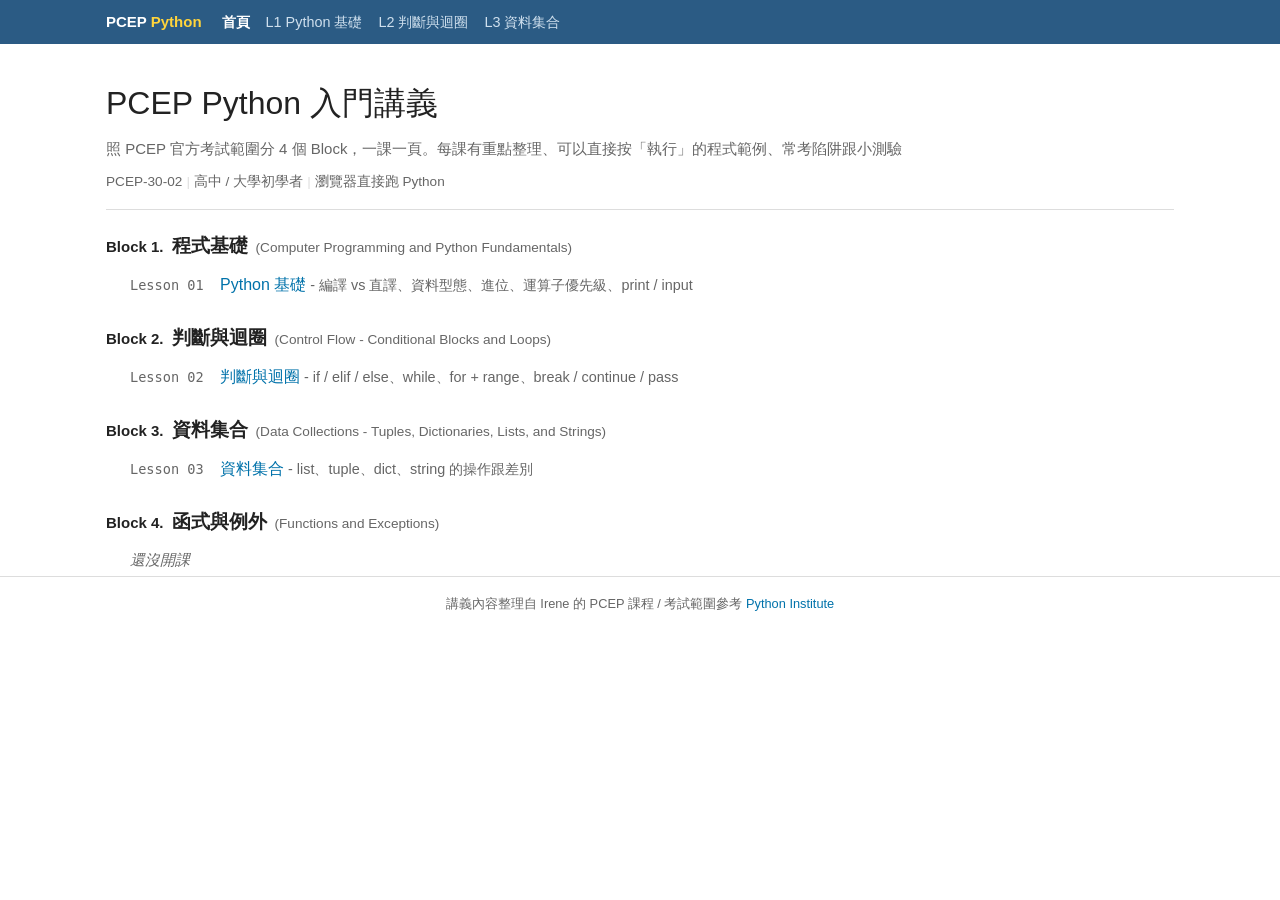
<file: index.html>
<!DOCTYPE html>
<html lang="zh-Hant">
<head>
  <meta charset="UTF-8">
  <meta name="viewport" content="width=device-width, initial-scale=1.0">
  <title>PCEP Python 入門講義</title>
  <link rel="stylesheet" href="assets/css/style.css">
</head>
<body data-root=".">
  <nav class="navbar">
    <div class="container">
      <a class="logo" href="index.html">PCEP <span>Python</span></a>
      <div class="nav-links"></div>
    </div>
  </nav>

  <main class="container">
    <header class="hero">
      <h1>PCEP <span>Python</span> 入門講義</h1>
      <p>照 PCEP 官方考試範圍分 4 個 Block，一課一頁。每課有重點整理、可以直接按「執行」的程式範例、常考陷阱跟小測驗</p>
      <div class="tags">
        <span class="tag">PCEP-30-02</span>
        <span class="tag">高中 / 大學初學者</span>
        <span class="tag">瀏覽器直接跑 Python</span>
      </div>
    </header>

    <div id="blocks"></div>
  </main>

  <footer>
    <div class="container">講義內容整理自 Irene 的 PCEP 課程 / 考試範圍參考 <a href="https://pythoninstitute.org/pcep">Python Institute</a></div>
  </footer>

  <script src="data/lessons.js"></script>
  <script src="assets/js/main.js"></script>
</body>
</html>
</file>
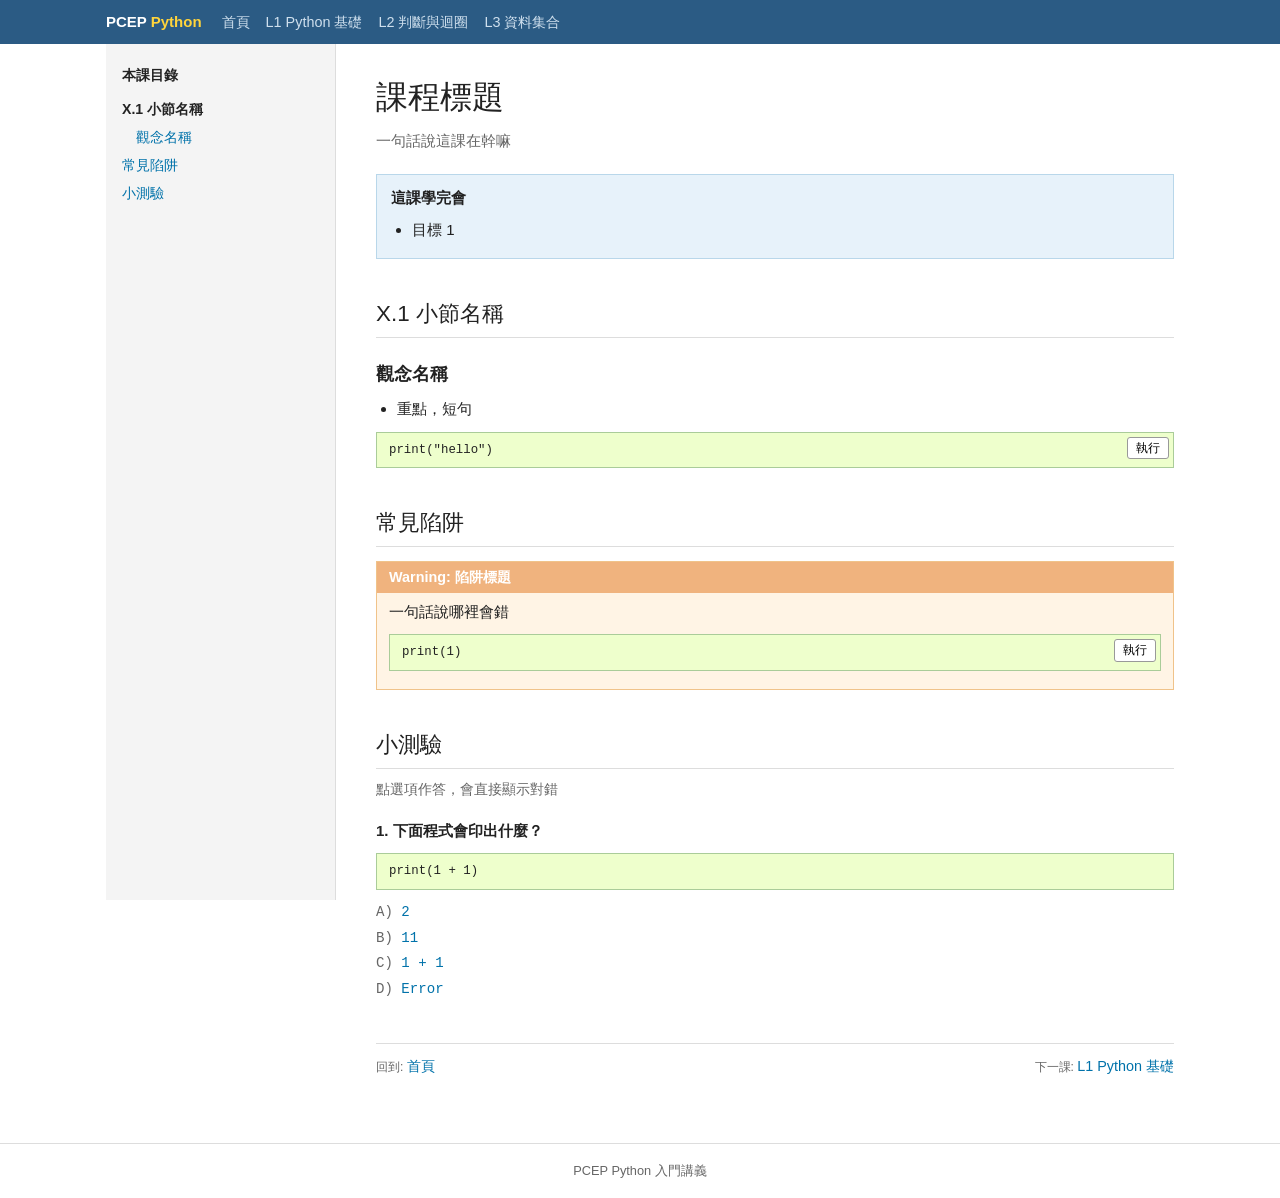
<file: lessons/_template.html>
<!DOCTYPE html>
<html lang="zh-Hant">
<head>
  <meta charset="UTF-8">
  <meta name="viewport" content="width=device-width, initial-scale=1.0">
  <title>PCEP Python</title>
  <link rel="stylesheet" href="../assets/css/style.css">
</head>
<!-- 改 data-lesson，要跟 data/lessons.js 的 id 一樣 -->
<body data-root=".." data-lesson="lesson-XX">
  <nav class="navbar">
    <div class="container">
      <a class="logo" href="../index.html">PCEP <span>Python</span></a>
      <div class="nav-links"></div>
    </div>
  </nav>

  <div class="container lesson-layout">
    <aside class="toc"></aside>

    <article class="lesson-body">
      <header class="lesson-head">
        <div class="block-tag"></div>
        <h1>課程標題</h1>
        <p>一句話說這課在幹嘛</p>
      </header>

      <!-- 1. 學習目標：3-5 點 -->
      <section class="goals">
        <h2>這課學完會</h2>
        <ul>
          <li>目標 1</li>
        </ul>
      </section>

      <!-- 2. 觀念：一個小節一個 h2，id 用 sec-1、sec-2...；底下的 h3 用 sec-1-1 -->
      <h2 id="sec-1">X.1 小節名稱</h2>
      <h3 id="sec-1-1">觀念名稱</h3>
      <ul>
        <li>重點，短句</li>
      </ul>
      <pre class="py run">
print("hello")
</pre>

      <!-- 3. 常見陷阱：至少 3 個，每個都要有一段可以執行的程式 -->
      <h2 id="traps">常見陷阱</h2>
      <div class="trap">
        <h4>陷阱標題</h4>
        <p>一句話說哪裡會錯</p>
        <pre class="py run">
print(1)
</pre>
      </div>

      <!-- 4. 小測驗：至少 5 題，4 個選項，data-answer 填正確選項 -->
      <h2 id="quiz">小測驗</h2>
      <p class="score">點選項作答，會直接顯示對錯</p>
      <div class="quiz" data-answer="A">
        <p class="q">1. 下面程式會印出什麼？</p>
        <pre class="py">
print(1 + 1)
</pre>
        <ol class="options">
          <li data-key="A">2</li>
          <li data-key="B">11</li>
          <li data-key="C">1 + 1</li>
          <li data-key="D">Error</li>
        </ol>
        <p class="explain">解析：數字相加</p>
      </div>

      <nav class="pager"></nav>
    </article>
  </div>

  <footer>
    <div class="container">PCEP Python 入門講義</div>
  </footer>

  <script src="../data/lessons.js"></script>
  <script src="../assets/js/main.js"></script>
</body>
</html>
</file>
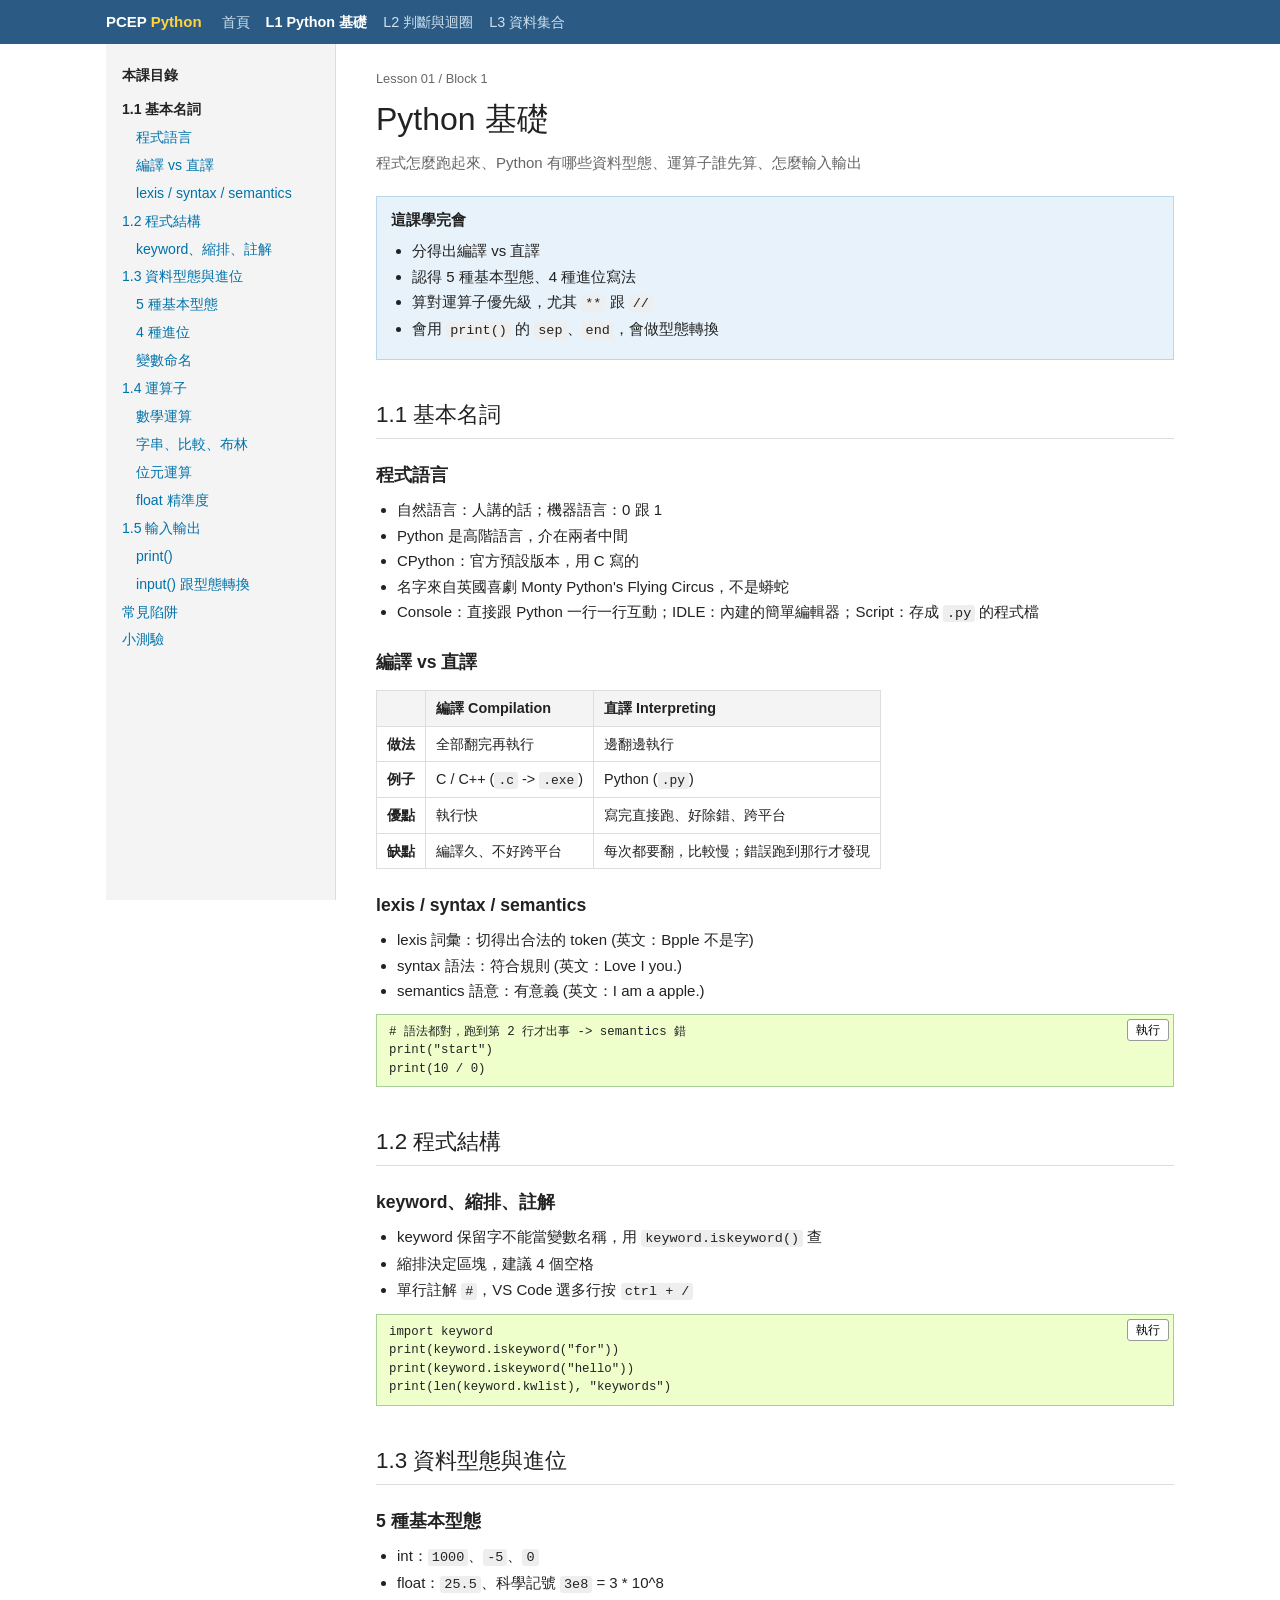
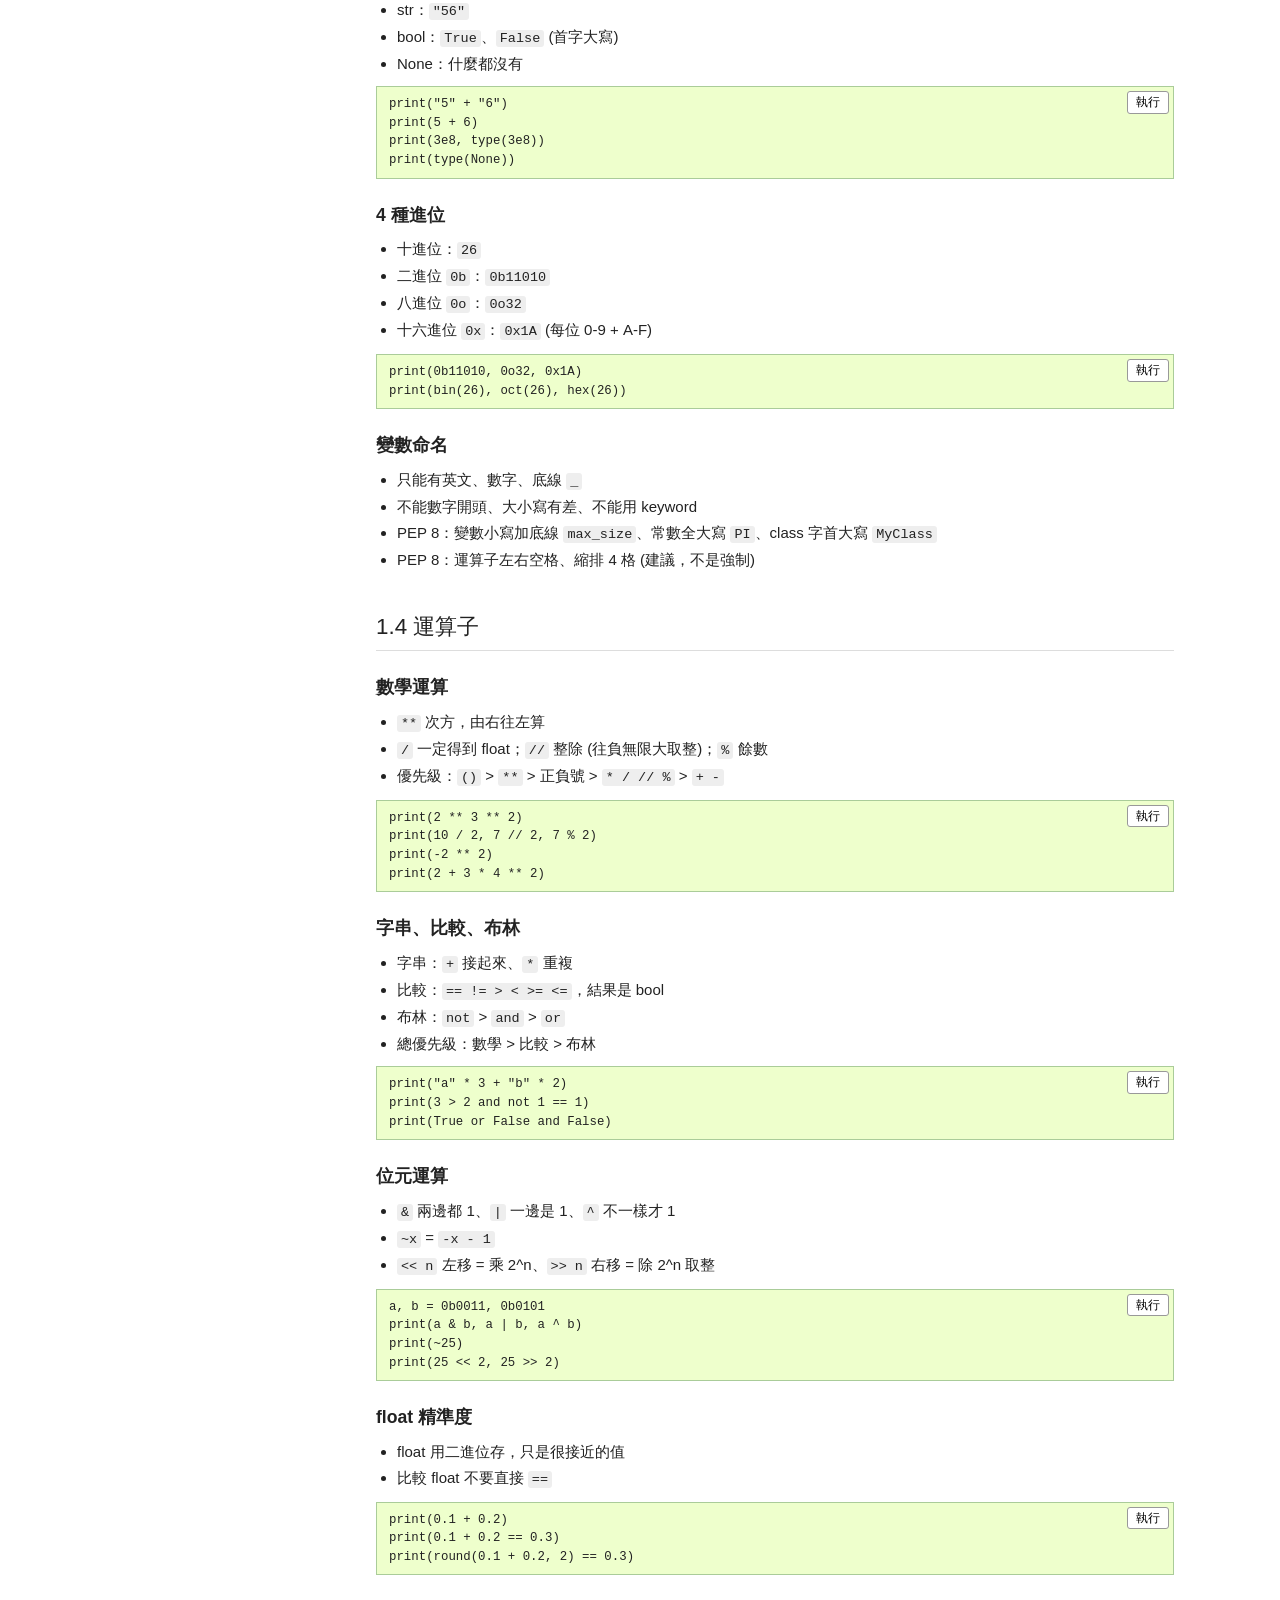
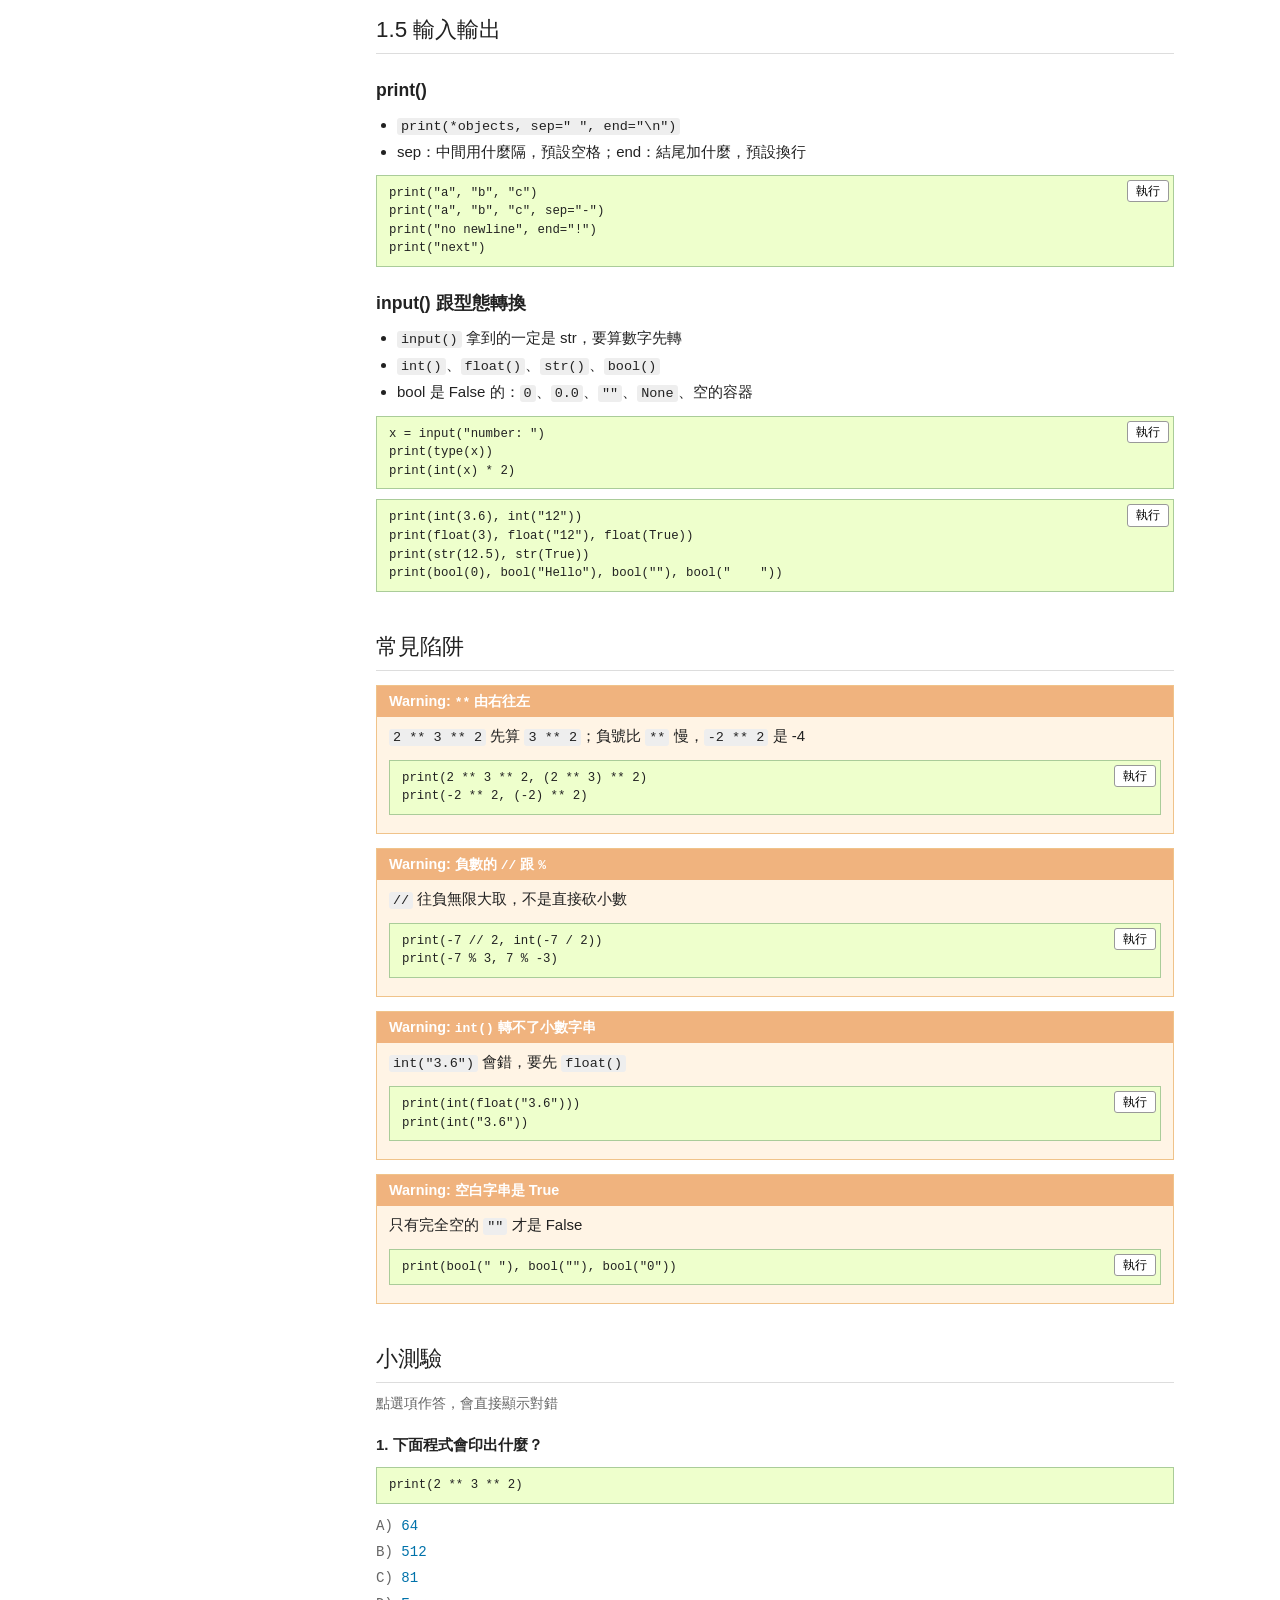
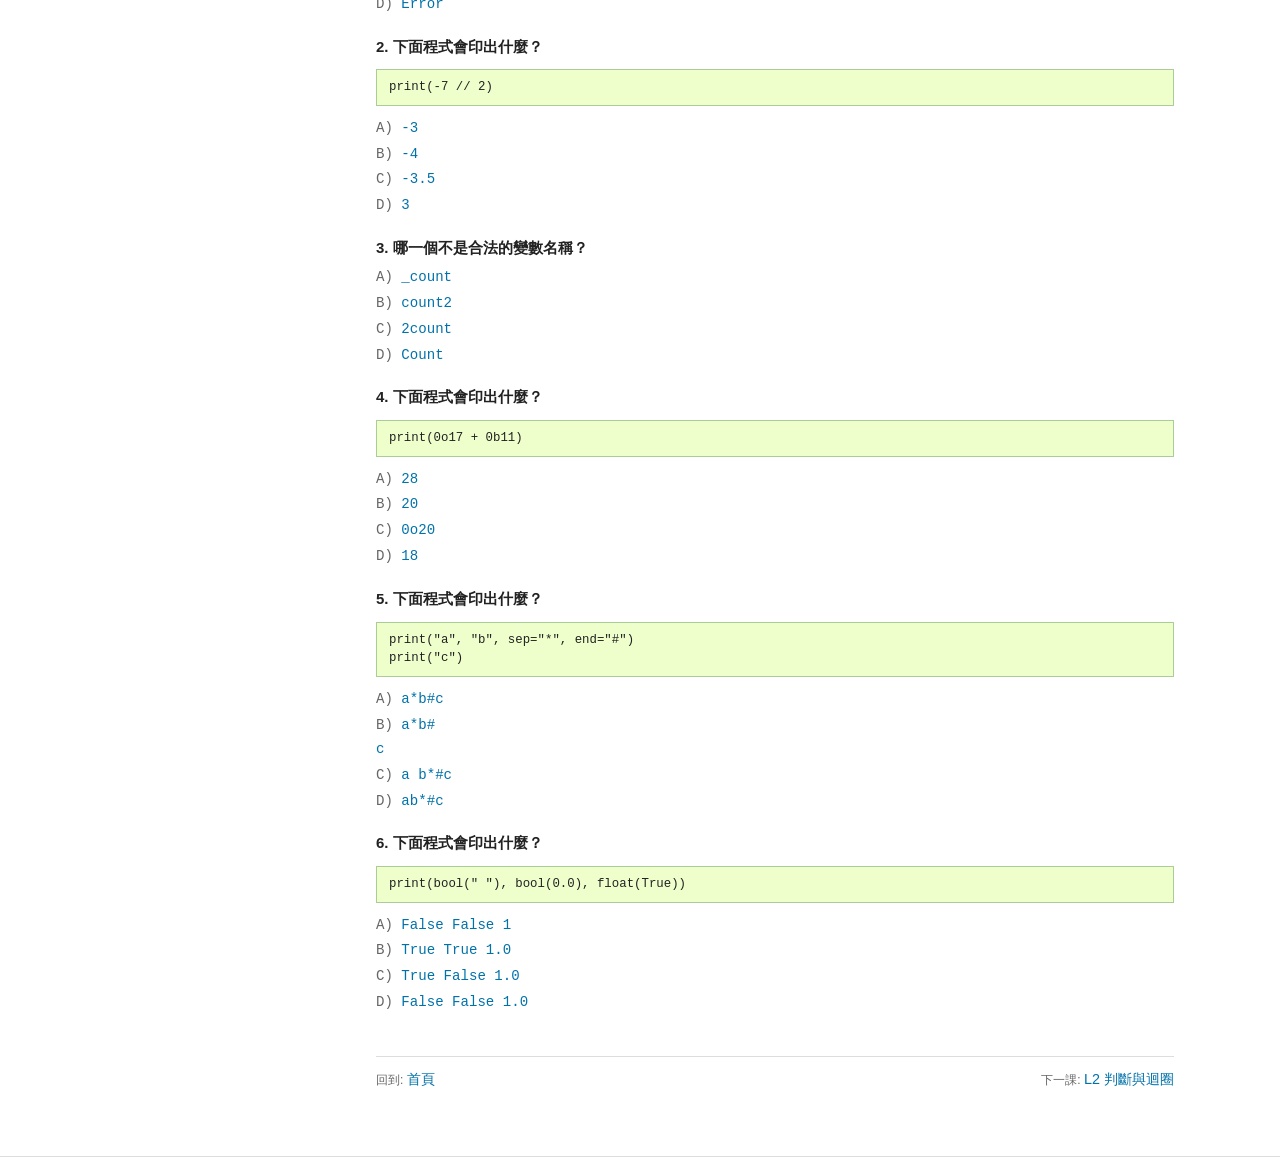
<file: lessons/lesson-01.html>
<!DOCTYPE html>
<html lang="zh-Hant">
<head>
  <meta charset="UTF-8">
  <meta name="viewport" content="width=device-width, initial-scale=1.0">
  <title>PCEP Python</title>
  <link rel="stylesheet" href="../assets/css/style.css">
</head>
<body data-root=".." data-lesson="lesson-01">
  <nav class="navbar">
    <div class="container">
      <a class="logo" href="../index.html">PCEP <span>Python</span></a>
      <div class="nav-links"></div>
    </div>
  </nav>

  <div class="container lesson-layout">
    <aside class="toc"></aside>

    <article class="lesson-body">
      <header class="lesson-head">
        <div class="block-tag"></div>
        <h1>Python 基礎</h1>
        <p>程式怎麼跑起來、Python 有哪些資料型態、運算子誰先算、怎麼輸入輸出</p>
      </header>

      <section class="goals">
        <h2>這課學完會</h2>
        <ul>
          <li>分得出編譯 vs 直譯</li>
          <li>認得 5 種基本型態、4 種進位寫法</li>
          <li>算對運算子優先級，尤其 <code>**</code> 跟 <code>//</code></li>
          <li>會用 <code>print()</code> 的 <code>sep</code>、<code>end</code>，會做型態轉換</li>
        </ul>
      </section>

      <h2 id="sec-1">1.1 基本名詞</h2>
      <h3 id="sec-1-1">程式語言</h3>
      <ul>
        <li>自然語言：人講的話；機器語言：0 跟 1</li>
        <li>Python 是高階語言，介在兩者中間</li>
        <li>CPython：官方預設版本，用 C 寫的</li>
        <li>名字來自英國喜劇 Monty Python's Flying Circus，不是蟒蛇</li>
        <li>Console：直接跟 Python 一行一行互動；IDLE：內建的簡單編輯器；Script：存成 <code>.py</code> 的程式檔</li>
      </ul>

      <h3 id="sec-1-2">編譯 vs 直譯</h3>
      <table>
        <thead>
          <tr><th scope="col"></th><th scope="col">編譯 Compilation</th><th scope="col">直譯 Interpreting</th></tr>
        </thead>
        <tbody>
          <tr><th scope="row">做法</th><td>全部翻完再執行</td><td>邊翻邊執行</td></tr>
          <tr><th scope="row">例子</th><td>C / C++ (<code>.c</code> -> <code>.exe</code>)</td><td>Python (<code>.py</code>)</td></tr>
          <tr><th scope="row">優點</th><td>執行快</td><td>寫完直接跑、好除錯、跨平台</td></tr>
          <tr><th scope="row">缺點</th><td>編譯久、不好跨平台</td><td>每次都要翻，比較慢；錯誤跑到那行才發現</td></tr>
        </tbody>
      </table>

      <h3 id="sec-1-3">lexis / syntax / semantics</h3>
      <ul>
        <li>lexis 詞彙：切得出合法的 token (英文：Bpple 不是字)</li>
        <li>syntax 語法：符合規則 (英文：Love I you.)</li>
        <li>semantics 語意：有意義 (英文：I am a apple.)</li>
      </ul>
      <pre class="py run">
# 語法都對，跑到第 2 行才出事 -> semantics 錯
print("start")
print(10 / 0)
</pre>

      <h2 id="sec-2">1.2 程式結構</h2>
      <h3 id="sec-2-1">keyword、縮排、註解</h3>
      <ul>
        <li>keyword 保留字不能當變數名稱，用 <code>keyword.iskeyword()</code> 查</li>
        <li>縮排決定區塊，建議 4 個空格</li>
        <li>單行註解 <code>#</code>，VS Code 選多行按 <code>ctrl + /</code></li>
      </ul>
      <pre class="py run">
import keyword
print(keyword.iskeyword("for"))
print(keyword.iskeyword("hello"))
print(len(keyword.kwlist), "keywords")
</pre>

      <h2 id="sec-3">1.3 資料型態與進位</h2>
      <h3 id="sec-3-1">5 種基本型態</h3>
      <ul>
        <li>int：<code>1000</code>、<code>-5</code>、<code>0</code></li>
        <li>float：<code>25.5</code>、科學記號 <code>3e8</code> = 3 * 10^8</li>
        <li>str：<code>"56"</code></li>
        <li>bool：<code>True</code>、<code>False</code> (首字大寫)</li>
        <li>None：什麼都沒有</li>
      </ul>
      <pre class="py run">
print("5" + "6")
print(5 + 6)
print(3e8, type(3e8))
print(type(None))
</pre>

      <h3 id="sec-3-2">4 種進位</h3>
      <ul>
        <li>十進位：<code>26</code></li>
        <li>二進位 <code>0b</code>：<code>0b11010</code></li>
        <li>八進位 <code>0o</code>：<code>0o32</code></li>
        <li>十六進位 <code>0x</code>：<code>0x1A</code> (每位 0-9 + A-F)</li>
      </ul>
      <pre class="py run">
print(0b11010, 0o32, 0x1A)
print(bin(26), oct(26), hex(26))
</pre>

      <h3 id="sec-3-3">變數命名</h3>
      <ul>
        <li>只能有英文、數字、底線 <code>_</code></li>
        <li>不能數字開頭、大小寫有差、不能用 keyword</li>
        <li>PEP 8：變數小寫加底線 <code>max_size</code>、常數全大寫 <code>PI</code>、class 字首大寫 <code>MyClass</code></li>
        <li>PEP 8：運算子左右空格、縮排 4 格 (建議，不是強制)</li>
      </ul>

      <h2 id="sec-4">1.4 運算子</h2>
      <h3 id="sec-4-1">數學運算</h3>
      <ul>
        <li><code>**</code> 次方，由右往左算</li>
        <li><code>/</code> 一定得到 float；<code>//</code> 整除 (往負無限大取整)；<code>%</code> 餘數</li>
        <li>優先級：<code>()</code> &gt; <code>**</code> &gt; 正負號 &gt; <code>* / // %</code> &gt; <code>+ -</code></li>
      </ul>
      <pre class="py run">
print(2 ** 3 ** 2)
print(10 / 2, 7 // 2, 7 % 2)
print(-2 ** 2)
print(2 + 3 * 4 ** 2)
</pre>

      <h3 id="sec-4-2">字串、比較、布林</h3>
      <ul>
        <li>字串：<code>+</code> 接起來、<code>*</code> 重複</li>
        <li>比較：<code>== != &gt; &lt; &gt;= &lt;=</code>，結果是 bool</li>
        <li>布林：<code>not</code> &gt; <code>and</code> &gt; <code>or</code></li>
        <li>總優先級：數學 &gt; 比較 &gt; 布林</li>
      </ul>
      <pre class="py run">
print("a" * 3 + "b" * 2)
print(3 > 2 and not 1 == 1)
print(True or False and False)
</pre>

      <h3 id="sec-4-3">位元運算</h3>
      <ul>
        <li><code>&amp;</code> 兩邊都 1、<code>|</code> 一邊是 1、<code>^</code> 不一樣才 1</li>
        <li><code>~x</code> = <code>-x - 1</code></li>
        <li><code>&lt;&lt; n</code> 左移 = 乘 2^n、<code>&gt;&gt; n</code> 右移 = 除 2^n 取整</li>
      </ul>
      <pre class="py run">
a, b = 0b0011, 0b0101
print(a &amp; b, a | b, a ^ b)
print(~25)
print(25 &lt;&lt; 2, 25 &gt;&gt; 2)
</pre>

      <h3 id="sec-4-4">float 精準度</h3>
      <ul>
        <li>float 用二進位存，只是很接近的值</li>
        <li>比較 float 不要直接 <code>==</code></li>
      </ul>
      <pre class="py run">
print(0.1 + 0.2)
print(0.1 + 0.2 == 0.3)
print(round(0.1 + 0.2, 2) == 0.3)
</pre>

      <h2 id="sec-5">1.5 輸入輸出</h2>
      <h3 id="sec-5-1">print()</h3>
      <ul>
        <li><code>print(*objects, sep=" ", end="\n")</code></li>
        <li>sep：中間用什麼隔，預設空格；end：結尾加什麼，預設換行</li>
      </ul>
      <pre class="py run">
print("a", "b", "c")
print("a", "b", "c", sep="-")
print("no newline", end="!")
print("next")
</pre>

      <h3 id="sec-5-2">input() 跟型態轉換</h3>
      <ul>
        <li><code>input()</code> 拿到的一定是 str，要算數字先轉</li>
        <li><code>int()</code>、<code>float()</code>、<code>str()</code>、<code>bool()</code></li>
        <li>bool 是 False 的：<code>0</code>、<code>0.0</code>、<code>""</code>、<code>None</code>、空的容器</li>
      </ul>
      <pre class="py run">
x = input("number: ")
print(type(x))
print(int(x) * 2)
</pre>
      <pre class="py run">
print(int(3.6), int("12"))
print(float(3), float("12"), float(True))
print(str(12.5), str(True))
print(bool(0), bool("Hello"), bool(""), bool("    "))
</pre>

      <h2 id="traps">常見陷阱</h2>
      <div class="trap">
        <h4><code>**</code> 由右往左</h4>
        <p><code>2 ** 3 ** 2</code> 先算 <code>3 ** 2</code>；負號比 <code>**</code> 慢，<code>-2 ** 2</code> 是 -4</p>
        <pre class="py run">
print(2 ** 3 ** 2, (2 ** 3) ** 2)
print(-2 ** 2, (-2) ** 2)
</pre>
      </div>
      <div class="trap">
        <h4>負數的 <code>//</code> 跟 <code>%</code></h4>
        <p><code>//</code> 往負無限大取，不是直接砍小數</p>
        <pre class="py run">
print(-7 // 2, int(-7 / 2))
print(-7 % 3, 7 % -3)
</pre>
      </div>
      <div class="trap">
        <h4><code>int()</code> 轉不了小數字串</h4>
        <p><code>int("3.6")</code> 會錯，要先 <code>float()</code></p>
        <pre class="py run">
print(int(float("3.6")))
print(int("3.6"))
</pre>
      </div>
      <div class="trap">
        <h4>空白字串是 True</h4>
        <p>只有完全空的 <code>""</code> 才是 False</p>
        <pre class="py run">
print(bool(" "), bool(""), bool("0"))
</pre>
      </div>

      <h2 id="quiz">小測驗</h2>
      <p class="score">點選項作答，會直接顯示對錯</p>

      <div class="quiz" data-answer="B">
        <p class="q">1. 下面程式會印出什麼？</p>
        <pre class="py">
print(2 ** 3 ** 2)
</pre>
        <ol class="options">
          <li data-key="A">64</li>
          <li data-key="B">512</li>
          <li data-key="C">81</li>
          <li data-key="D">Error</li>
        </ol>
        <p class="explain">解析：<code>**</code> 由右往左，3 ** 2 = 9，2 ** 9 = 512</p>
      </div>

      <div class="quiz" data-answer="B">
        <p class="q">2. 下面程式會印出什麼？</p>
        <pre class="py">
print(-7 // 2)
</pre>
        <ol class="options">
          <li data-key="A">-3</li>
          <li data-key="B">-4</li>
          <li data-key="C">-3.5</li>
          <li data-key="D">3</li>
        </ol>
        <p class="explain">解析：-3.5 往負無限大取整 = -4</p>
      </div>

      <div class="quiz" data-answer="C">
        <p class="q">3. 哪一個不是合法的變數名稱？</p>
        <ol class="options">
          <li data-key="A">_count</li>
          <li data-key="B">count2</li>
          <li data-key="C">2count</li>
          <li data-key="D">Count</li>
        </ol>
        <p class="explain">解析：不能用數字開頭</p>
      </div>

      <div class="quiz" data-answer="D">
        <p class="q">4. 下面程式會印出什麼？</p>
        <pre class="py">
print(0o17 + 0b11)
</pre>
        <ol class="options">
          <li data-key="A">28</li>
          <li data-key="B">20</li>
          <li data-key="C">0o20</li>
          <li data-key="D">18</li>
        </ol>
        <p class="explain">解析：0o17 = 1*8 + 7 = 15，0b11 = 3，15 + 3 = 18，print 印十進位</p>
      </div>

      <div class="quiz" data-answer="A">
        <p class="q">5. 下面程式會印出什麼？</p>
        <pre class="py">
print("a", "b", sep="*", end="#")
print("c")
</pre>
        <ol class="options">
          <li data-key="A">a*b#c</li>
          <li data-key="B">a*b#<br>c</li>
          <li data-key="C">a b*#c</li>
          <li data-key="D">ab*#c</li>
        </ol>
        <p class="explain">解析：sep 放在 a、b 中間，end 取代換行，所以 c 接在同一行</p>
      </div>

      <div class="quiz" data-answer="C">
        <p class="q">6. 下面程式會印出什麼？</p>
        <pre class="py">
print(bool(" "), bool(0.0), float(True))
</pre>
        <ol class="options">
          <li data-key="A">False False 1</li>
          <li data-key="B">True True 1.0</li>
          <li data-key="C">True False 1.0</li>
          <li data-key="D">False False 1.0</li>
        </ol>
        <p class="explain">解析：空白字串不是空的 -> True；0.0 -> False；True 轉 float 是 1.0</p>
      </div>

      <nav class="pager"></nav>
    </article>
  </div>

  <footer>
    <div class="container">PCEP Python 入門講義</div>
  </footer>

  <script src="../data/lessons.js"></script>
  <script src="../assets/js/main.js"></script>
</body>
</html>
</file>
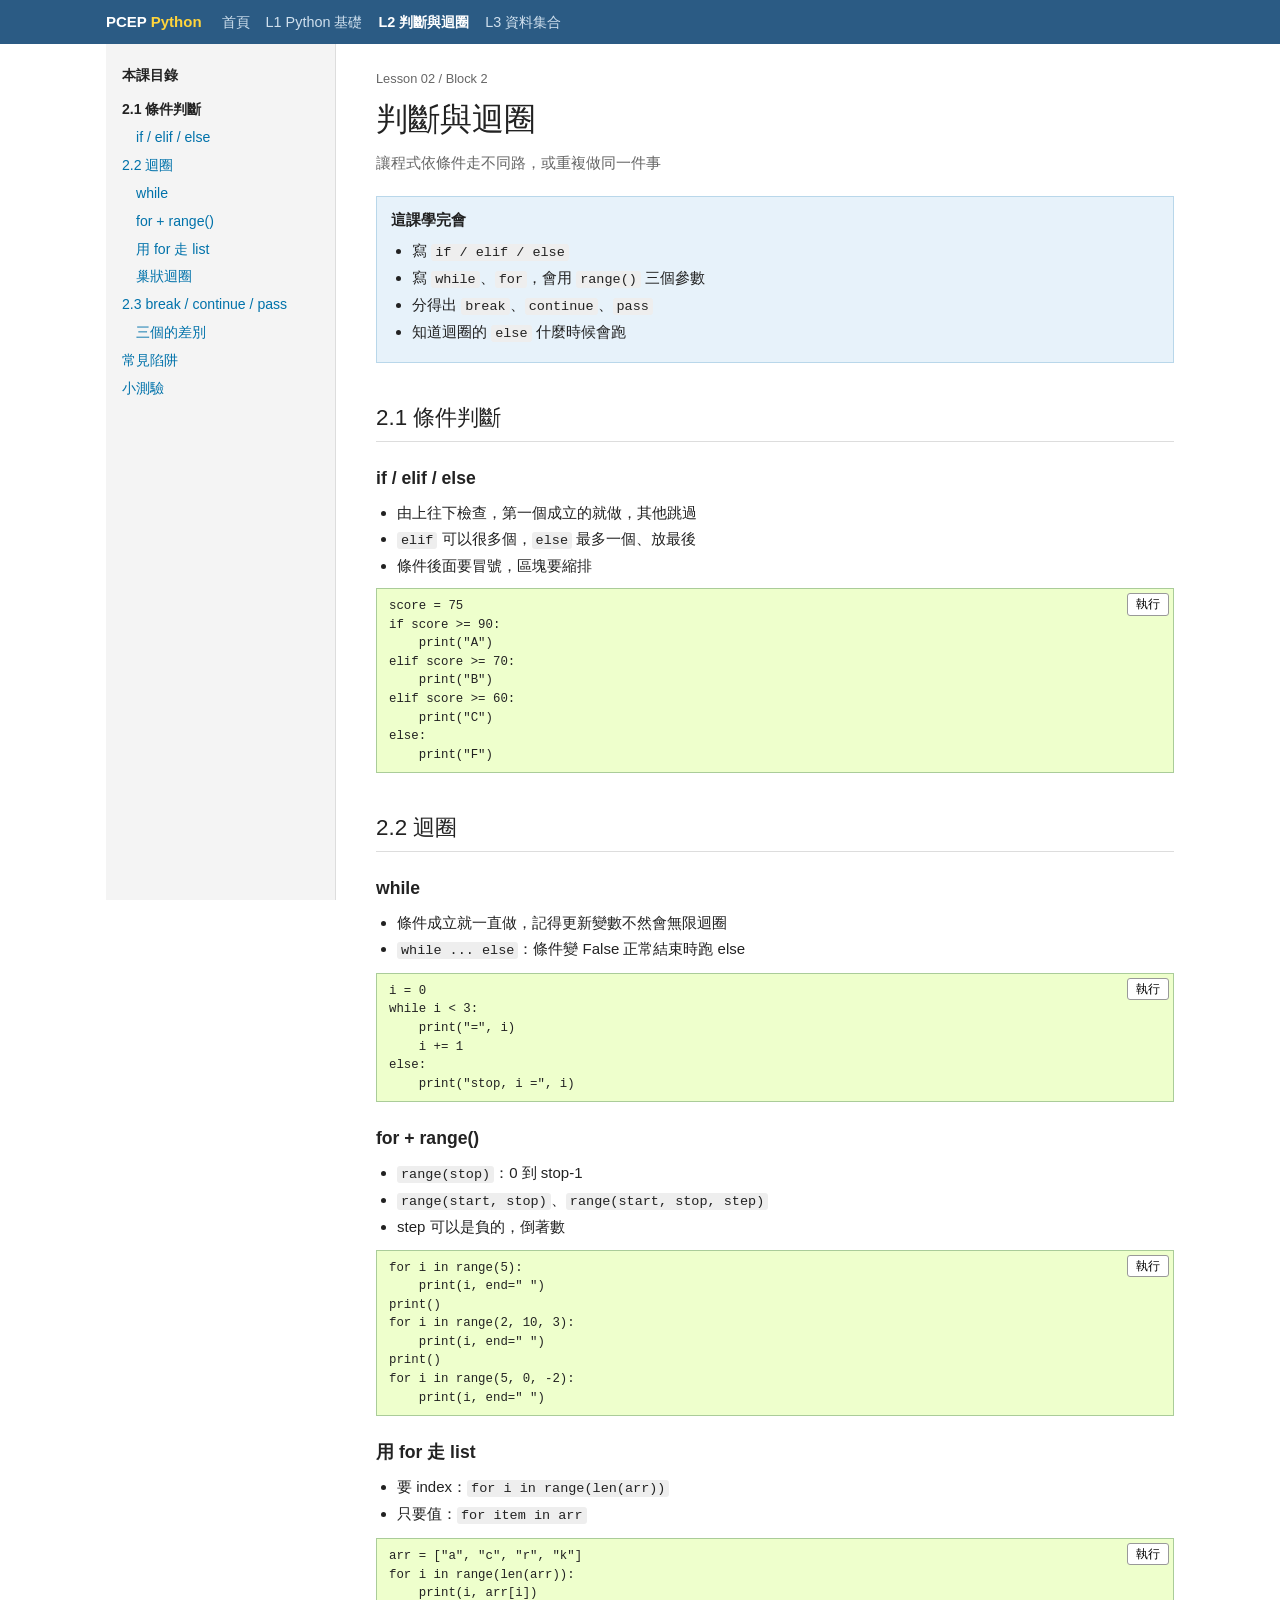
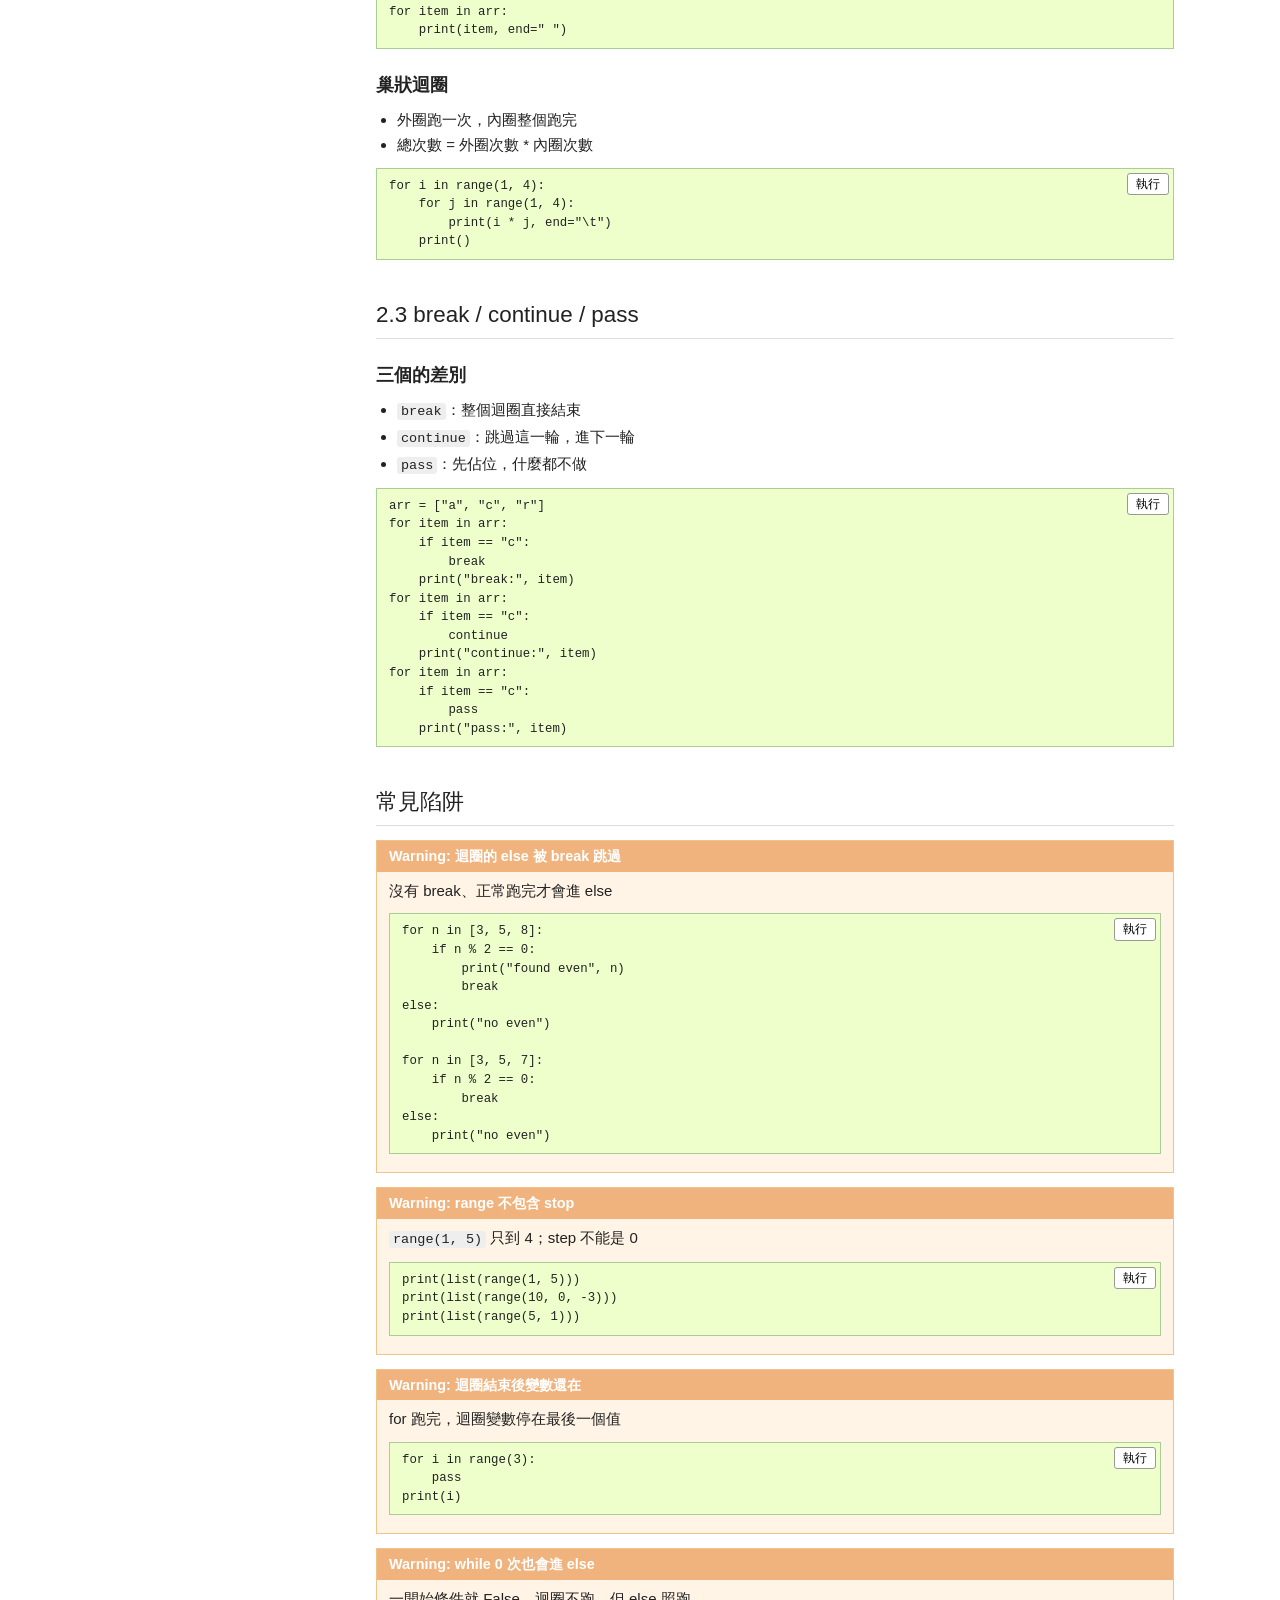
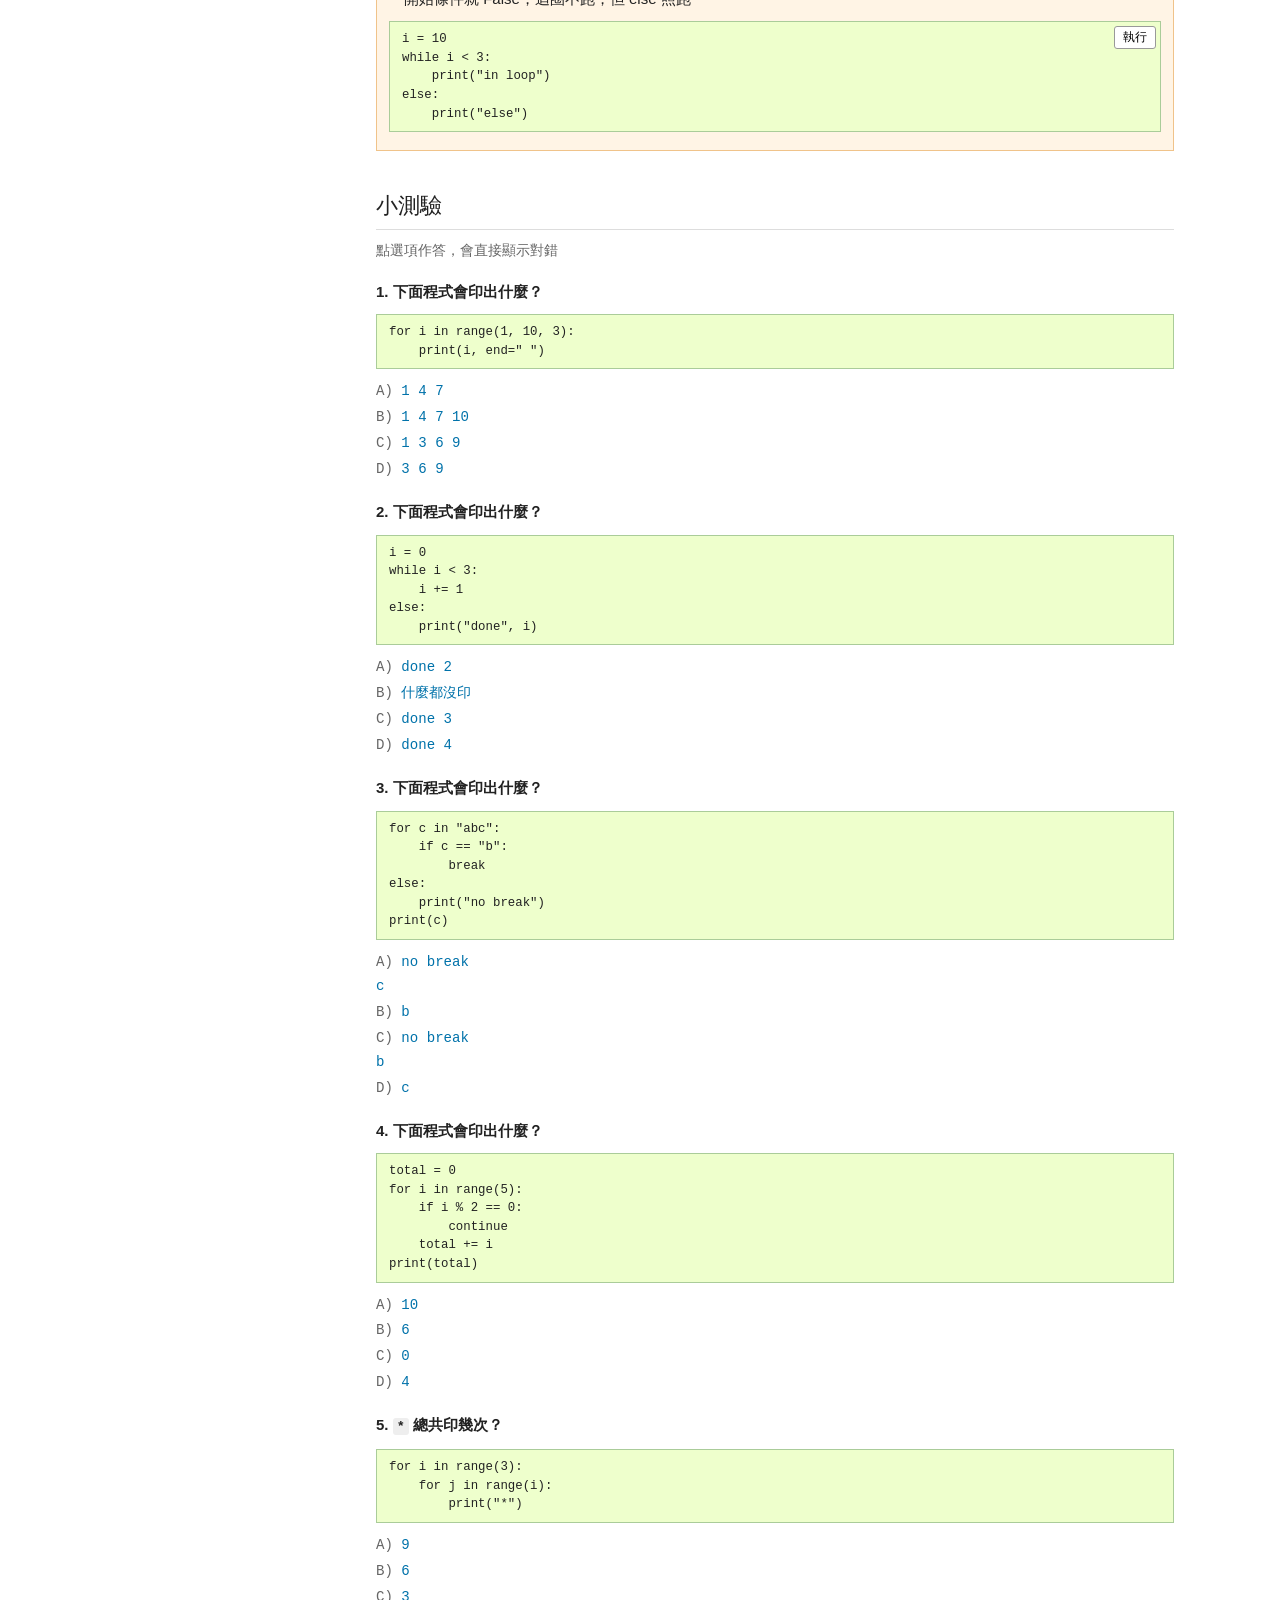
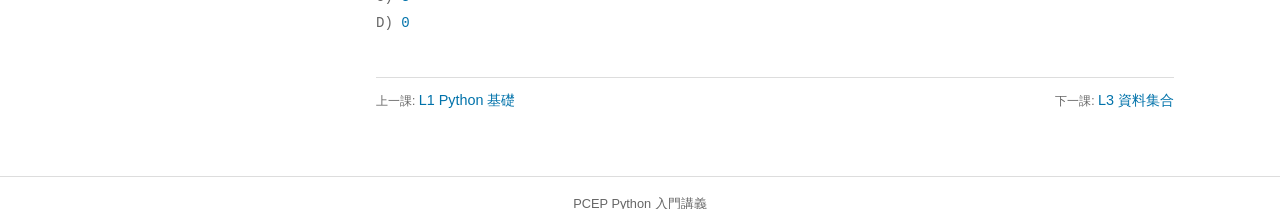
<file: lessons/lesson-02.html>
<!DOCTYPE html>
<html lang="zh-Hant">
<head>
  <meta charset="UTF-8">
  <meta name="viewport" content="width=device-width, initial-scale=1.0">
  <title>PCEP Python</title>
  <link rel="stylesheet" href="../assets/css/style.css">
</head>
<body data-root=".." data-lesson="lesson-02">
  <nav class="navbar">
    <div class="container">
      <a class="logo" href="../index.html">PCEP <span>Python</span></a>
      <div class="nav-links"></div>
    </div>
  </nav>

  <div class="container lesson-layout">
    <aside class="toc"></aside>

    <article class="lesson-body">
      <header class="lesson-head">
        <div class="block-tag"></div>
        <h1>判斷與迴圈</h1>
        <p>讓程式依條件走不同路，或重複做同一件事</p>
      </header>

      <section class="goals">
        <h2>這課學完會</h2>
        <ul>
          <li>寫 <code>if / elif / else</code></li>
          <li>寫 <code>while</code>、<code>for</code>，會用 <code>range()</code> 三個參數</li>
          <li>分得出 <code>break</code>、<code>continue</code>、<code>pass</code></li>
          <li>知道迴圈的 <code>else</code> 什麼時候會跑</li>
        </ul>
      </section>

      <h2 id="sec-1">2.1 條件判斷</h2>
      <h3 id="sec-1-1">if / elif / else</h3>
      <ul>
        <li>由上往下檢查，第一個成立的就做，其他跳過</li>
        <li><code>elif</code> 可以很多個，<code>else</code> 最多一個、放最後</li>
        <li>條件後面要冒號，區塊要縮排</li>
      </ul>
      <pre class="py run">
score = 75
if score >= 90:
    print("A")
elif score >= 70:
    print("B")
elif score >= 60:
    print("C")
else:
    print("F")
</pre>

      <h2 id="sec-2">2.2 迴圈</h2>
      <h3 id="sec-2-1">while</h3>
      <ul>
        <li>條件成立就一直做，記得更新變數不然會無限迴圈</li>
        <li><code>while ... else</code>：條件變 False 正常結束時跑 else</li>
      </ul>
      <pre class="py run">
i = 0
while i &lt; 3:
    print("=", i)
    i += 1
else:
    print("stop, i =", i)
</pre>

      <h3 id="sec-2-2">for + range()</h3>
      <ul>
        <li><code>range(stop)</code>：0 到 stop-1</li>
        <li><code>range(start, stop)</code>、<code>range(start, stop, step)</code></li>
        <li>step 可以是負的，倒著數</li>
      </ul>
      <pre class="py run">
for i in range(5):
    print(i, end=" ")
print()
for i in range(2, 10, 3):
    print(i, end=" ")
print()
for i in range(5, 0, -2):
    print(i, end=" ")
</pre>

      <h3 id="sec-2-3">用 for 走 list</h3>
      <ul>
        <li>要 index：<code>for i in range(len(arr))</code></li>
        <li>只要值：<code>for item in arr</code></li>
      </ul>
      <pre class="py run">
arr = ["a", "c", "r", "k"]
for i in range(len(arr)):
    print(i, arr[i])
for item in arr:
    print(item, end=" ")
</pre>

      <h3 id="sec-2-4">巢狀迴圈</h3>
      <ul>
        <li>外圈跑一次，內圈整個跑完</li>
        <li>總次數 = 外圈次數 * 內圈次數</li>
      </ul>
      <pre class="py run">
for i in range(1, 4):
    for j in range(1, 4):
        print(i * j, end="\t")
    print()
</pre>

      <h2 id="sec-3">2.3 break / continue / pass</h2>
      <h3 id="sec-3-1">三個的差別</h3>
      <ul>
        <li><code>break</code>：整個迴圈直接結束</li>
        <li><code>continue</code>：跳過這一輪，進下一輪</li>
        <li><code>pass</code>：先佔位，什麼都不做</li>
      </ul>
      <pre class="py run">
arr = ["a", "c", "r"]
for item in arr:
    if item == "c":
        break
    print("break:", item)
for item in arr:
    if item == "c":
        continue
    print("continue:", item)
for item in arr:
    if item == "c":
        pass
    print("pass:", item)
</pre>

      <h2 id="traps">常見陷阱</h2>
      <div class="trap">
        <h4>迴圈的 else 被 break 跳過</h4>
        <p>沒有 break、正常跑完才會進 else</p>
        <pre class="py run">
for n in [3, 5, 8]:
    if n % 2 == 0:
        print("found even", n)
        break
else:
    print("no even")

for n in [3, 5, 7]:
    if n % 2 == 0:
        break
else:
    print("no even")
</pre>
      </div>
      <div class="trap">
        <h4>range 不包含 stop</h4>
        <p><code>range(1, 5)</code> 只到 4；step 不能是 0</p>
        <pre class="py run">
print(list(range(1, 5)))
print(list(range(10, 0, -3)))
print(list(range(5, 1)))
</pre>
      </div>
      <div class="trap">
        <h4>迴圈結束後變數還在</h4>
        <p>for 跑完，迴圈變數停在最後一個值</p>
        <pre class="py run">
for i in range(3):
    pass
print(i)
</pre>
      </div>
      <div class="trap">
        <h4>while 0 次也會進 else</h4>
        <p>一開始條件就 False，迴圈不跑，但 else 照跑</p>
        <pre class="py run">
i = 10
while i &lt; 3:
    print("in loop")
else:
    print("else")
</pre>
      </div>

      <h2 id="quiz">小測驗</h2>
      <p class="score">點選項作答，會直接顯示對錯</p>

      <div class="quiz" data-answer="A">
        <p class="q">1. 下面程式會印出什麼？</p>
        <pre class="py">
for i in range(1, 10, 3):
    print(i, end=" ")
</pre>
        <ol class="options">
          <li data-key="A">1 4 7</li>
          <li data-key="B">1 4 7 10</li>
          <li data-key="C">1 3 6 9</li>
          <li data-key="D">3 6 9</li>
        </ol>
        <p class="explain">解析：從 1 開始每次加 3，到 10 之前停</p>
      </div>

      <div class="quiz" data-answer="C">
        <p class="q">2. 下面程式會印出什麼？</p>
        <pre class="py">
i = 0
while i &lt; 3:
    i += 1
else:
    print("done", i)
</pre>
        <ol class="options">
          <li data-key="A">done 2</li>
          <li data-key="B">什麼都沒印</li>
          <li data-key="C">done 3</li>
          <li data-key="D">done 4</li>
        </ol>
        <p class="explain">解析：i 加到 3 條件變 False，正常結束所以跑 else</p>
      </div>

      <div class="quiz" data-answer="B">
        <p class="q">3. 下面程式會印出什麼？</p>
        <pre class="py">
for c in "abc":
    if c == "b":
        break
else:
    print("no break")
print(c)
</pre>
        <ol class="options">
          <li data-key="A">no break<br>c</li>
          <li data-key="B">b</li>
          <li data-key="C">no break<br>b</li>
          <li data-key="D">c</li>
        </ol>
        <p class="explain">解析：遇到 b 就 break，else 被跳過，c 停在 "b"</p>
      </div>

      <div class="quiz" data-answer="D">
        <p class="q">4. 下面程式會印出什麼？</p>
        <pre class="py">
total = 0
for i in range(5):
    if i % 2 == 0:
        continue
    total += i
print(total)
</pre>
        <ol class="options">
          <li data-key="A">10</li>
          <li data-key="B">6</li>
          <li data-key="C">0</li>
          <li data-key="D">4</li>
        </ol>
        <p class="explain">解析：偶數被 continue 跳過，只加 1 + 3 = 4</p>
      </div>

      <div class="quiz" data-answer="C">
        <p class="q">5. <code>*</code> 總共印幾次？</p>
        <pre class="py">
for i in range(3):
    for j in range(i):
        print("*")
</pre>
        <ol class="options">
          <li data-key="A">9</li>
          <li data-key="B">6</li>
          <li data-key="C">3</li>
          <li data-key="D">0</li>
        </ol>
        <p class="explain">解析：i = 0, 1, 2，內圈分別跑 0、1、2 次，共 3 次</p>
      </div>

      <nav class="pager"></nav>
    </article>
  </div>

  <footer>
    <div class="container">PCEP Python 入門講義</div>
  </footer>

  <script src="../data/lessons.js"></script>
  <script src="../assets/js/main.js"></script>
</body>
</html>
</file>
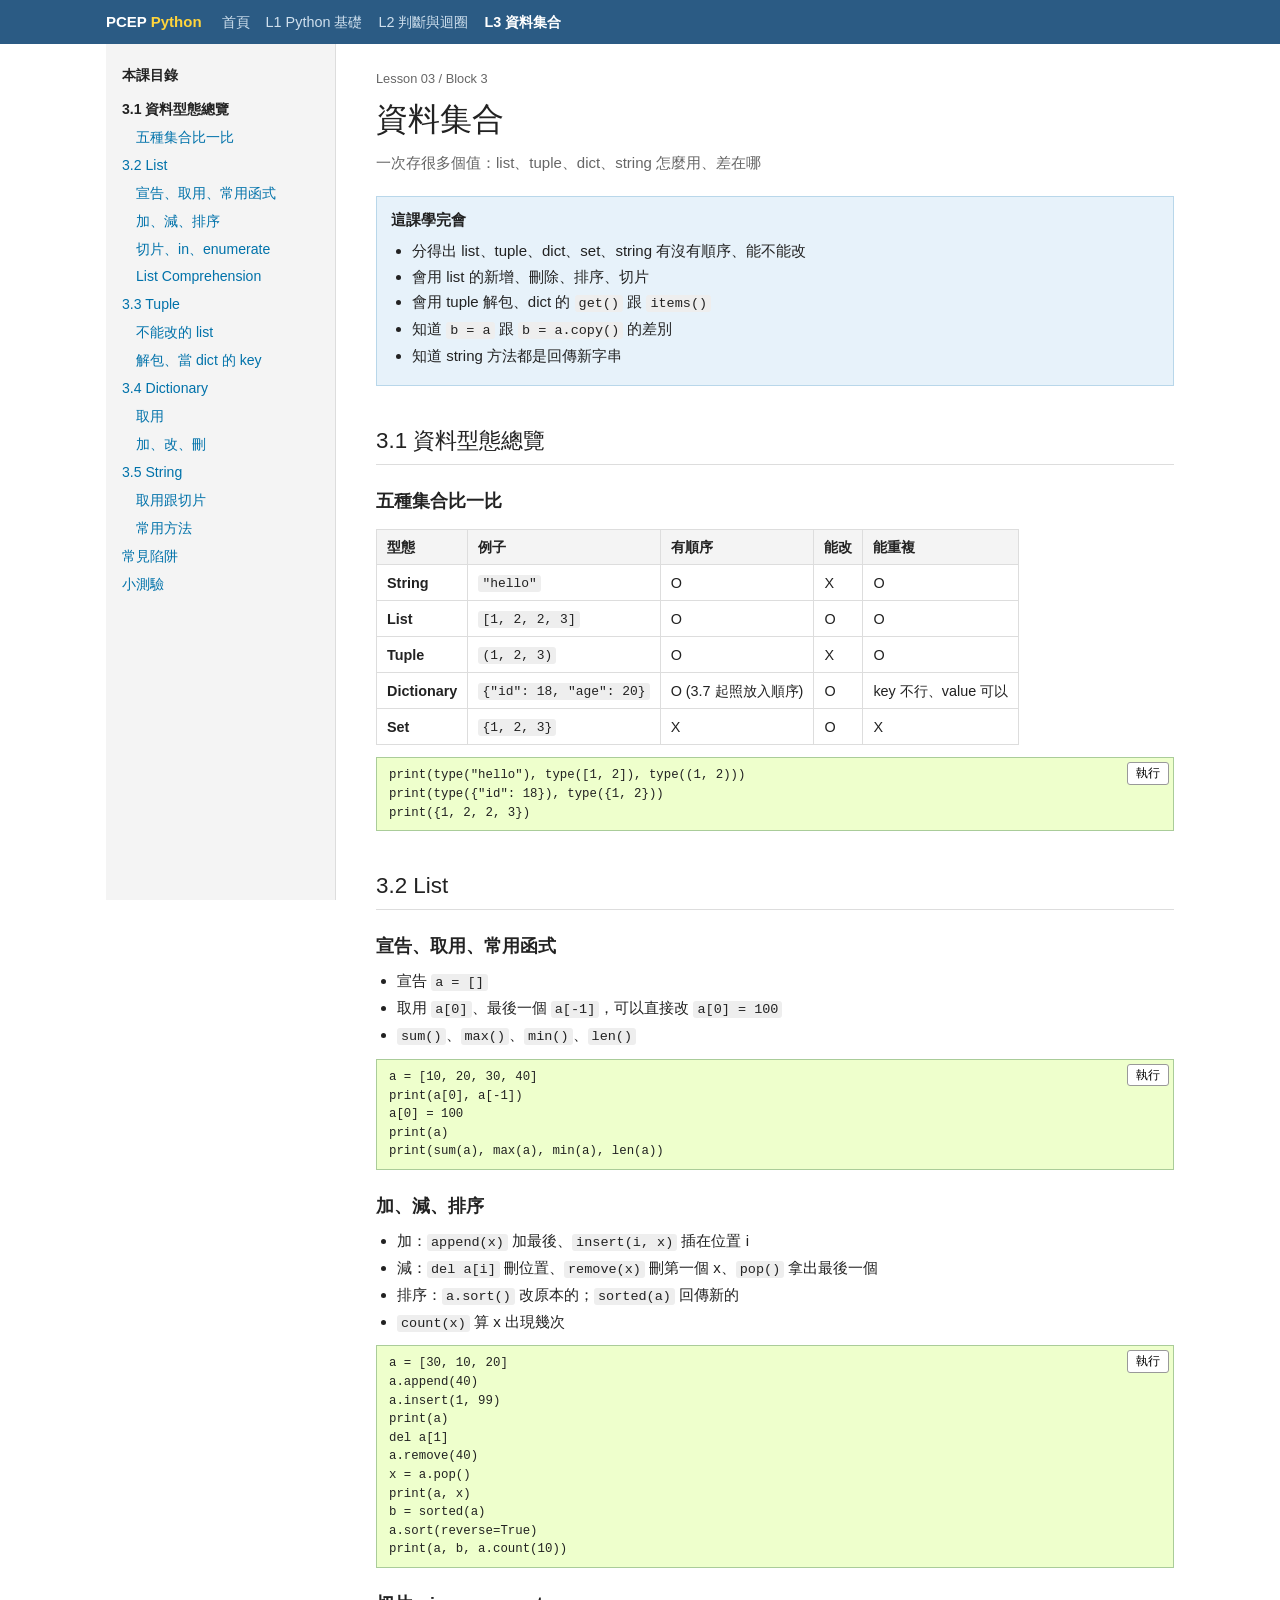
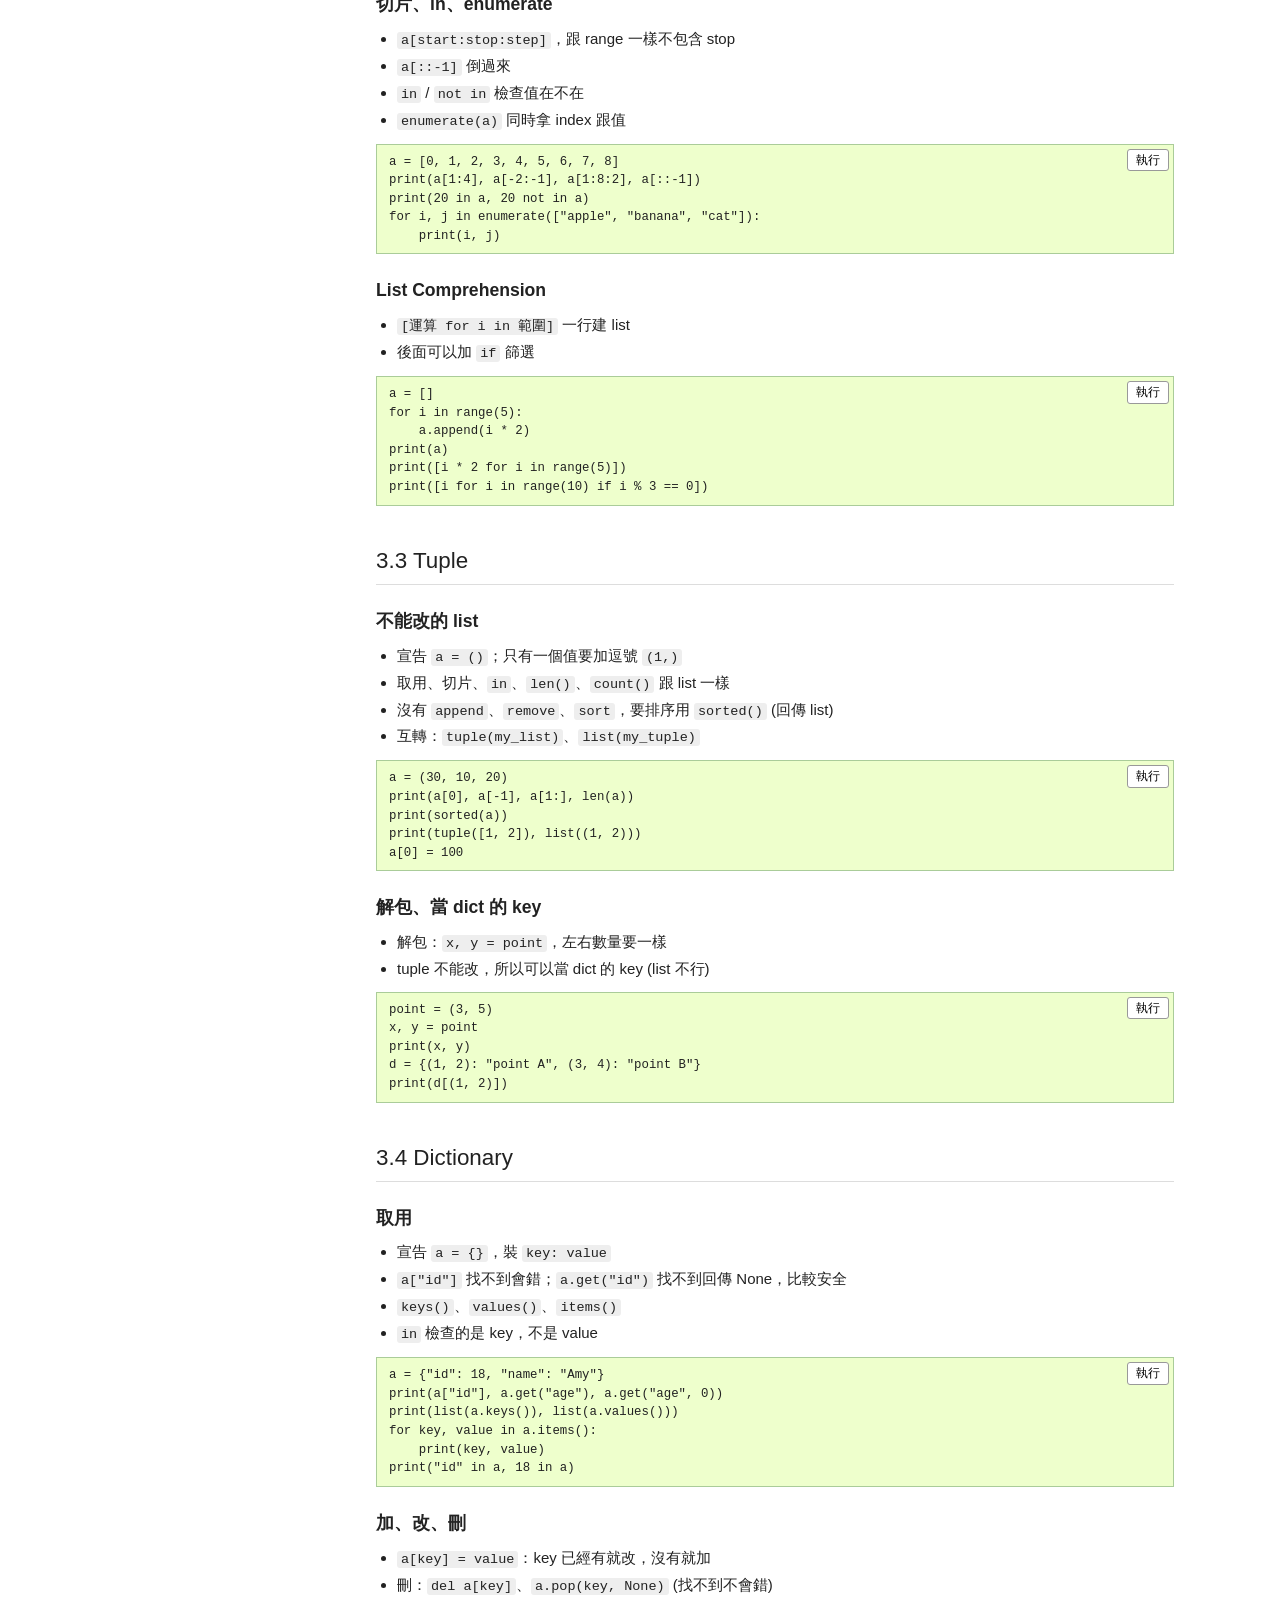
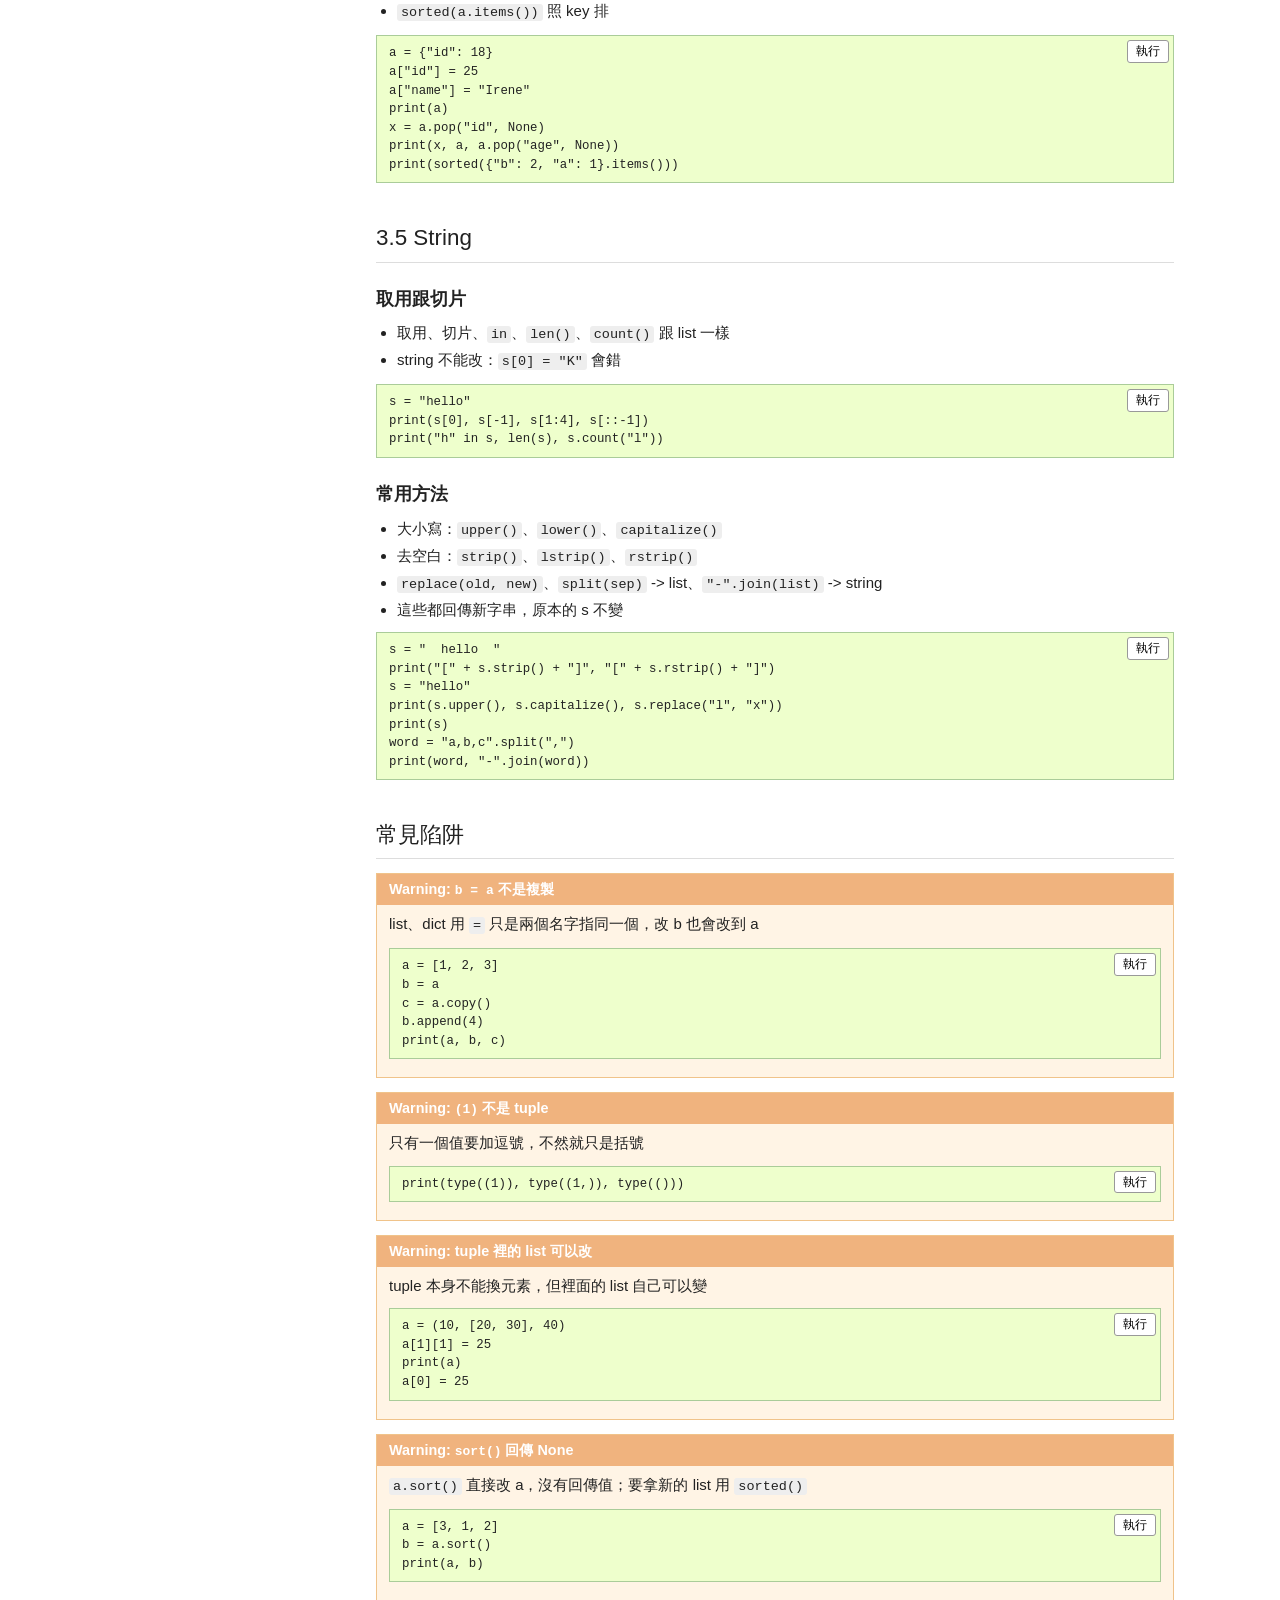
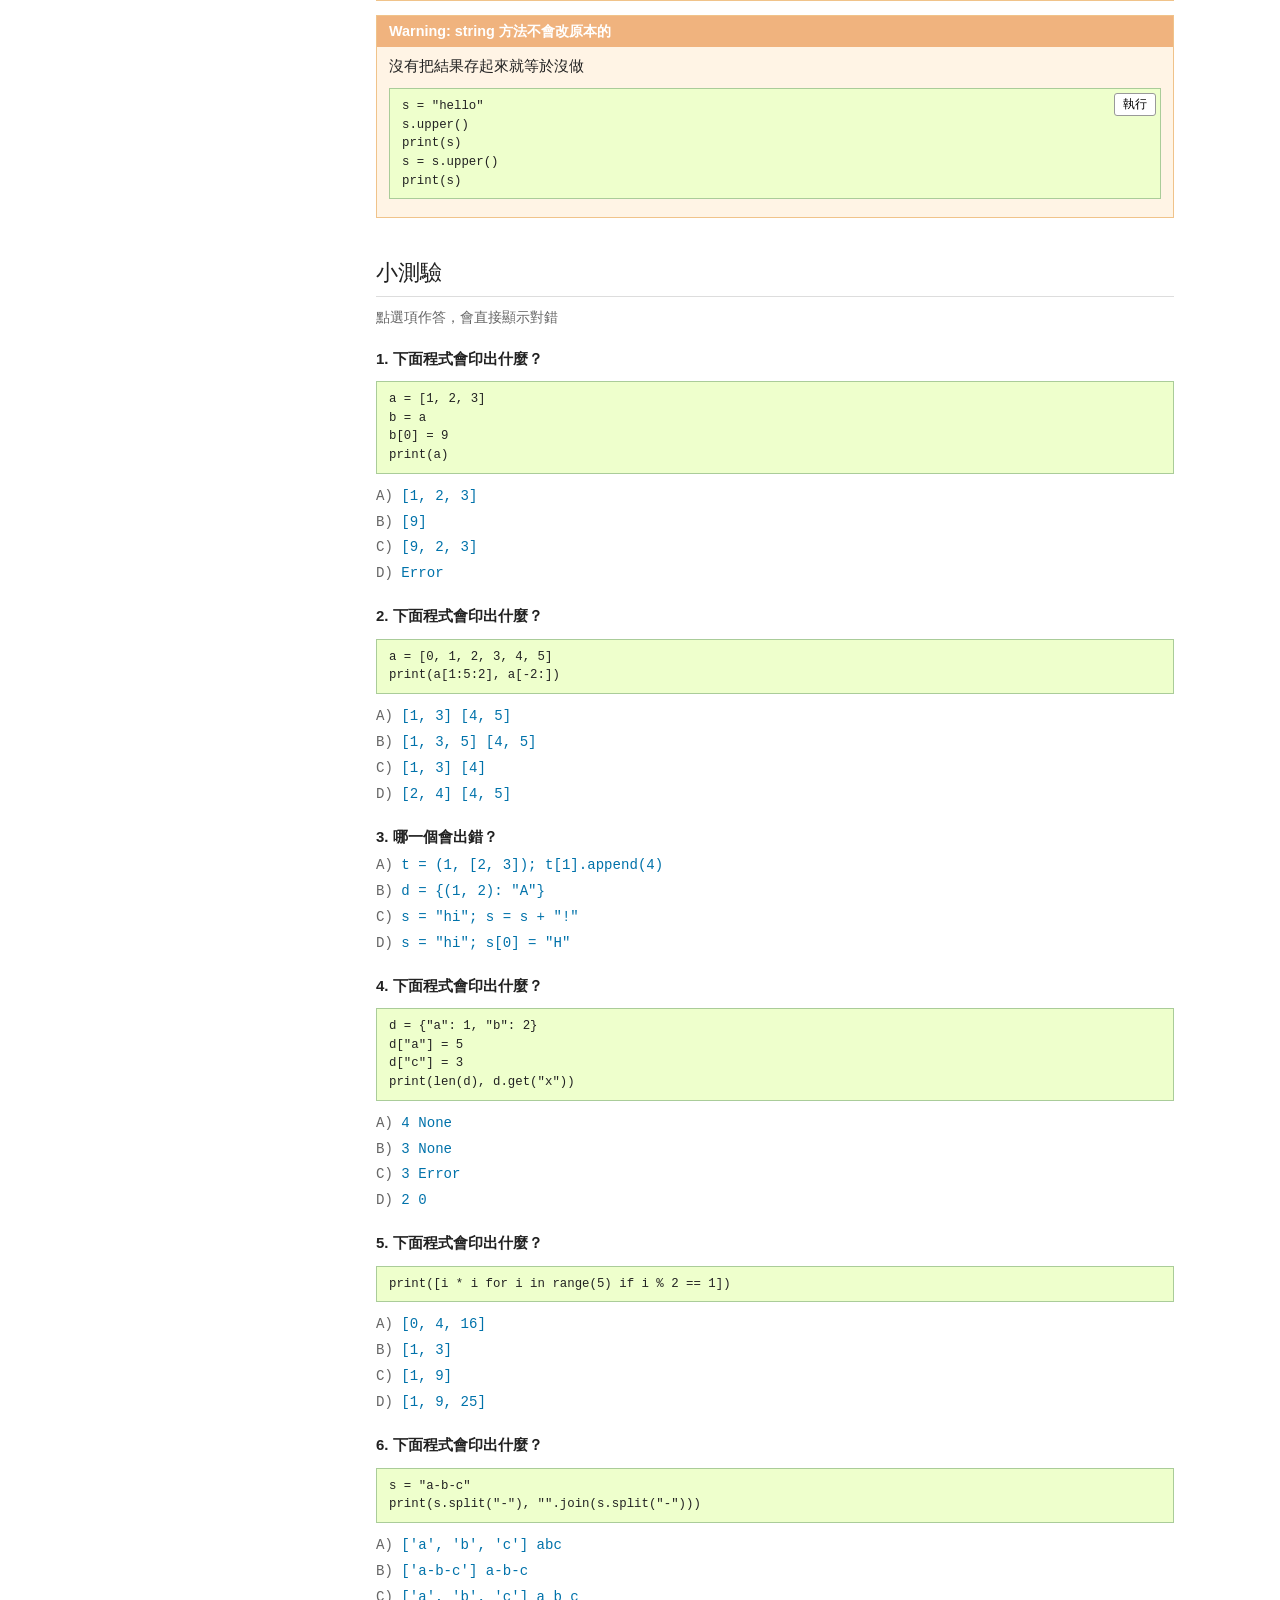
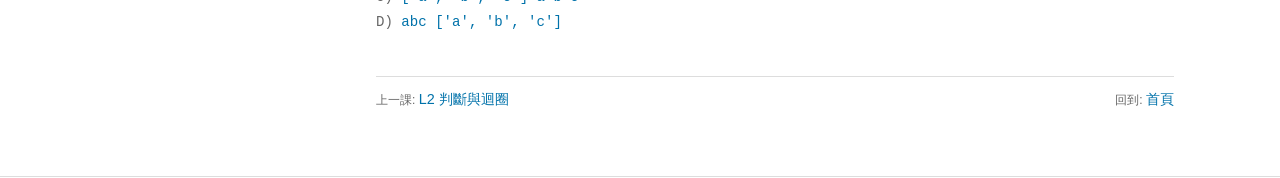
<file: lessons/lesson-03.html>
<!DOCTYPE html>
<html lang="zh-Hant">
<head>
  <meta charset="UTF-8">
  <meta name="viewport" content="width=device-width, initial-scale=1.0">
  <title>PCEP Python</title>
  <link rel="stylesheet" href="../assets/css/style.css">
</head>
<body data-root=".." data-lesson="lesson-03">
  <nav class="navbar">
    <div class="container">
      <a class="logo" href="../index.html">PCEP <span>Python</span></a>
      <div class="nav-links"></div>
    </div>
  </nav>

  <div class="container lesson-layout">
    <aside class="toc"></aside>

    <article class="lesson-body">
      <header class="lesson-head">
        <div class="block-tag"></div>
        <h1>資料集合</h1>
        <p>一次存很多個值：list、tuple、dict、string 怎麼用、差在哪</p>
      </header>

      <section class="goals">
        <h2>這課學完會</h2>
        <ul>
          <li>分得出 list、tuple、dict、set、string 有沒有順序、能不能改</li>
          <li>會用 list 的新增、刪除、排序、切片</li>
          <li>會用 tuple 解包、dict 的 <code>get()</code> 跟 <code>items()</code></li>
          <li>知道 <code>b = a</code> 跟 <code>b = a.copy()</code> 的差別</li>
          <li>知道 string 方法都是回傳新字串</li>
        </ul>
      </section>

      <h2 id="sec-1">3.1 資料型態總覽</h2>
      <h3 id="sec-1-1">五種集合比一比</h3>
      <table>
        <thead>
          <tr><th scope="col">型態</th><th scope="col">例子</th><th scope="col">有順序</th><th scope="col">能改</th><th scope="col">能重複</th></tr>
        </thead>
        <tbody>
          <tr><th scope="row">String</th><td><code>"hello"</code></td><td>O</td><td>X</td><td>O</td></tr>
          <tr><th scope="row">List</th><td><code>[1, 2, 2, 3]</code></td><td>O</td><td>O</td><td>O</td></tr>
          <tr><th scope="row">Tuple</th><td><code>(1, 2, 3)</code></td><td>O</td><td>X</td><td>O</td></tr>
          <tr><th scope="row">Dictionary</th><td><code>{"id": 18, "age": 20}</code></td><td>O (3.7 起照放入順序)</td><td>O</td><td>key 不行、value 可以</td></tr>
          <tr><th scope="row">Set</th><td><code>{1, 2, 3}</code></td><td>X</td><td>O</td><td>X</td></tr>
        </tbody>
      </table>
      <pre class="py run">
print(type("hello"), type([1, 2]), type((1, 2)))
print(type({"id": 18}), type({1, 2}))
print({1, 2, 2, 3})
</pre>

      <h2 id="sec-2">3.2 List</h2>
      <h3 id="sec-2-1">宣告、取用、常用函式</h3>
      <ul>
        <li>宣告 <code>a = []</code></li>
        <li>取用 <code>a[0]</code>、最後一個 <code>a[-1]</code>，可以直接改 <code>a[0] = 100</code></li>
        <li><code>sum()</code>、<code>max()</code>、<code>min()</code>、<code>len()</code></li>
      </ul>
      <pre class="py run">
a = [10, 20, 30, 40]
print(a[0], a[-1])
a[0] = 100
print(a)
print(sum(a), max(a), min(a), len(a))
</pre>

      <h3 id="sec-2-2">加、減、排序</h3>
      <ul>
        <li>加：<code>append(x)</code> 加最後、<code>insert(i, x)</code> 插在位置 i</li>
        <li>減：<code>del a[i]</code> 刪位置、<code>remove(x)</code> 刪第一個 x、<code>pop()</code> 拿出最後一個</li>
        <li>排序：<code>a.sort()</code> 改原本的；<code>sorted(a)</code> 回傳新的</li>
        <li><code>count(x)</code> 算 x 出現幾次</li>
      </ul>
      <pre class="py run">
a = [30, 10, 20]
a.append(40)
a.insert(1, 99)
print(a)
del a[1]
a.remove(40)
x = a.pop()
print(a, x)
b = sorted(a)
a.sort(reverse=True)
print(a, b, a.count(10))
</pre>

      <h3 id="sec-2-3">切片、in、enumerate</h3>
      <ul>
        <li><code>a[start:stop:step]</code>，跟 range 一樣不包含 stop</li>
        <li><code>a[::-1]</code> 倒過來</li>
        <li><code>in</code> / <code>not in</code> 檢查值在不在</li>
        <li><code>enumerate(a)</code> 同時拿 index 跟值</li>
      </ul>
      <pre class="py run">
a = [0, 1, 2, 3, 4, 5, 6, 7, 8]
print(a[1:4], a[-2:-1], a[1:8:2], a[::-1])
print(20 in a, 20 not in a)
for i, j in enumerate(["apple", "banana", "cat"]):
    print(i, j)
</pre>

      <h3 id="sec-2-4">List Comprehension</h3>
      <ul>
        <li><code>[運算 for i in 範圍]</code> 一行建 list</li>
        <li>後面可以加 <code>if</code> 篩選</li>
      </ul>
      <pre class="py run">
a = []
for i in range(5):
    a.append(i * 2)
print(a)
print([i * 2 for i in range(5)])
print([i for i in range(10) if i % 3 == 0])
</pre>

      <h2 id="sec-3">3.3 Tuple</h2>
      <h3 id="sec-3-1">不能改的 list</h3>
      <ul>
        <li>宣告 <code>a = ()</code>；只有一個值要加逗號 <code>(1,)</code></li>
        <li>取用、切片、<code>in</code>、<code>len()</code>、<code>count()</code> 跟 list 一樣</li>
        <li>沒有 <code>append</code>、<code>remove</code>、<code>sort</code>，要排序用 <code>sorted()</code> (回傳 list)</li>
        <li>互轉：<code>tuple(my_list)</code>、<code>list(my_tuple)</code></li>
      </ul>
      <pre class="py run">
a = (30, 10, 20)
print(a[0], a[-1], a[1:], len(a))
print(sorted(a))
print(tuple([1, 2]), list((1, 2)))
a[0] = 100
</pre>

      <h3 id="sec-3-2">解包、當 dict 的 key</h3>
      <ul>
        <li>解包：<code>x, y = point</code>，左右數量要一樣</li>
        <li>tuple 不能改，所以可以當 dict 的 key (list 不行)</li>
      </ul>
      <pre class="py run">
point = (3, 5)
x, y = point
print(x, y)
d = {(1, 2): "point A", (3, 4): "point B"}
print(d[(1, 2)])
</pre>

      <h2 id="sec-4">3.4 Dictionary</h2>
      <h3 id="sec-4-1">取用</h3>
      <ul>
        <li>宣告 <code>a = {}</code>，裝 <code>key: value</code></li>
        <li><code>a["id"]</code> 找不到會錯；<code>a.get("id")</code> 找不到回傳 None，比較安全</li>
        <li><code>keys()</code>、<code>values()</code>、<code>items()</code></li>
        <li><code>in</code> 檢查的是 key，不是 value</li>
      </ul>
      <pre class="py run">
a = {"id": 18, "name": "Amy"}
print(a["id"], a.get("age"), a.get("age", 0))
print(list(a.keys()), list(a.values()))
for key, value in a.items():
    print(key, value)
print("id" in a, 18 in a)
</pre>

      <h3 id="sec-4-2">加、改、刪</h3>
      <ul>
        <li><code>a[key] = value</code>：key 已經有就改，沒有就加</li>
        <li>刪：<code>del a[key]</code>、<code>a.pop(key, None)</code> (找不到不會錯)</li>
        <li><code>sorted(a.items())</code> 照 key 排</li>
      </ul>
      <pre class="py run">
a = {"id": 18}
a["id"] = 25
a["name"] = "Irene"
print(a)
x = a.pop("id", None)
print(x, a, a.pop("age", None))
print(sorted({"b": 2, "a": 1}.items()))
</pre>

      <h2 id="sec-5">3.5 String</h2>
      <h3 id="sec-5-1">取用跟切片</h3>
      <ul>
        <li>取用、切片、<code>in</code>、<code>len()</code>、<code>count()</code> 跟 list 一樣</li>
        <li>string 不能改：<code>s[0] = "K"</code> 會錯</li>
      </ul>
      <pre class="py run">
s = "hello"
print(s[0], s[-1], s[1:4], s[::-1])
print("h" in s, len(s), s.count("l"))
</pre>

      <h3 id="sec-5-2">常用方法</h3>
      <ul>
        <li>大小寫：<code>upper()</code>、<code>lower()</code>、<code>capitalize()</code></li>
        <li>去空白：<code>strip()</code>、<code>lstrip()</code>、<code>rstrip()</code></li>
        <li><code>replace(old, new)</code>、<code>split(sep)</code> -> list、<code>"-".join(list)</code> -> string</li>
        <li>這些都回傳新字串，原本的 s 不變</li>
      </ul>
      <pre class="py run">
s = "  hello  "
print("[" + s.strip() + "]", "[" + s.rstrip() + "]")
s = "hello"
print(s.upper(), s.capitalize(), s.replace("l", "x"))
print(s)
word = "a,b,c".split(",")
print(word, "-".join(word))
</pre>

      <h2 id="traps">常見陷阱</h2>
      <div class="trap">
        <h4><code>b = a</code> 不是複製</h4>
        <p>list、dict 用 <code>=</code> 只是兩個名字指同一個，改 b 也會改到 a</p>
        <pre class="py run">
a = [1, 2, 3]
b = a
c = a.copy()
b.append(4)
print(a, b, c)
</pre>
      </div>
      <div class="trap">
        <h4><code>(1)</code> 不是 tuple</h4>
        <p>只有一個值要加逗號，不然就只是括號</p>
        <pre class="py run">
print(type((1)), type((1,)), type(()))
</pre>
      </div>
      <div class="trap">
        <h4>tuple 裡的 list 可以改</h4>
        <p>tuple 本身不能換元素，但裡面的 list 自己可以變</p>
        <pre class="py run">
a = (10, [20, 30], 40)
a[1][1] = 25
print(a)
a[0] = 25
</pre>
      </div>
      <div class="trap">
        <h4><code>sort()</code> 回傳 None</h4>
        <p><code>a.sort()</code> 直接改 a，沒有回傳值；要拿新的 list 用 <code>sorted()</code></p>
        <pre class="py run">
a = [3, 1, 2]
b = a.sort()
print(a, b)
</pre>
      </div>
      <div class="trap">
        <h4>string 方法不會改原本的</h4>
        <p>沒有把結果存起來就等於沒做</p>
        <pre class="py run">
s = "hello"
s.upper()
print(s)
s = s.upper()
print(s)
</pre>
      </div>

      <h2 id="quiz">小測驗</h2>
      <p class="score">點選項作答，會直接顯示對錯</p>

      <div class="quiz" data-answer="C">
        <p class="q">1. 下面程式會印出什麼？</p>
        <pre class="py">
a = [1, 2, 3]
b = a
b[0] = 9
print(a)
</pre>
        <ol class="options">
          <li data-key="A">[1, 2, 3]</li>
          <li data-key="B">[9]</li>
          <li data-key="C">[9, 2, 3]</li>
          <li data-key="D">Error</li>
        </ol>
        <p class="explain">解析：a、b 指同一個 list，改 b 就是改 a</p>
      </div>

      <div class="quiz" data-answer="A">
        <p class="q">2. 下面程式會印出什麼？</p>
        <pre class="py">
a = [0, 1, 2, 3, 4, 5]
print(a[1:5:2], a[-2:])
</pre>
        <ol class="options">
          <li data-key="A">[1, 3] [4, 5]</li>
          <li data-key="B">[1, 3, 5] [4, 5]</li>
          <li data-key="C">[1, 3] [4]</li>
          <li data-key="D">[2, 4] [4, 5]</li>
        </ol>
        <p class="explain">解析：1 開始每次跳 2，到 5 之前停 -> 1、3；-2 到最後 -> 4、5</p>
      </div>

      <div class="quiz" data-answer="D">
        <p class="q">3. 哪一個會出錯？</p>
        <ol class="options">
          <li data-key="A">t = (1, [2, 3]); t[1].append(4)</li>
          <li data-key="B">d = {(1, 2): "A"}</li>
          <li data-key="C">s = "hi"; s = s + "!"</li>
          <li data-key="D">s = "hi"; s[0] = "H"</li>
        </ol>
        <p class="explain">解析：string 不能改元素；C 是建一個新字串再指回 s，可以</p>
      </div>

      <div class="quiz" data-answer="B">
        <p class="q">4. 下面程式會印出什麼？</p>
        <pre class="py">
d = {"a": 1, "b": 2}
d["a"] = 5
d["c"] = 3
print(len(d), d.get("x"))
</pre>
        <ol class="options">
          <li data-key="A">4 None</li>
          <li data-key="B">3 None</li>
          <li data-key="C">3 Error</li>
          <li data-key="D">2 0</li>
        </ol>
        <p class="explain">解析："a" 已經有，是修改；"c" 是新增，共 3 個 key；get 找不到回傳 None</p>
      </div>

      <div class="quiz" data-answer="C">
        <p class="q">5. 下面程式會印出什麼？</p>
        <pre class="py">
print([i * i for i in range(5) if i % 2 == 1])
</pre>
        <ol class="options">
          <li data-key="A">[0, 4, 16]</li>
          <li data-key="B">[1, 3]</li>
          <li data-key="C">[1, 9]</li>
          <li data-key="D">[1, 9, 25]</li>
        </ol>
        <p class="explain">解析：range(5) 的奇數是 1、3，平方 -> 1、9</p>
      </div>

      <div class="quiz" data-answer="A">
        <p class="q">6. 下面程式會印出什麼？</p>
        <pre class="py">
s = "a-b-c"
print(s.split("-"), "".join(s.split("-")))
</pre>
        <ol class="options">
          <li data-key="A">['a', 'b', 'c'] abc</li>
          <li data-key="B">['a-b-c'] a-b-c</li>
          <li data-key="C">['a', 'b', 'c'] a b c</li>
          <li data-key="D">abc ['a', 'b', 'c']</li>
        </ol>
        <p class="explain">解析：split 切成 list，用空字串 join 接起來中間沒東西</p>
      </div>

      <nav class="pager"></nav>
    </article>
  </div>

  <footer>
    <div class="container">PCEP Python 入門講義</div>
  </footer>

  <script src="../data/lessons.js"></script>
  <script src="../assets/js/main.js"></script>
</body>
</html>
</file>
<file: assets/css/style.css>
/* 技術文件風（仿 Python 官方文件），顏色只在 :root 改 */
:root {
  --bg: #fff;
  --side: #f4f4f4;
  --ink: #222;
  --muted: #666;
  --line: #ddd;
  --link: #0072aa;
  --code-bg: #eeffcc;
  --code-line: #ac9;
  --warn-bg: #fff4e5;
  --warn: #c0690b;
  --red: #c00;
  --green: #2a7a2a;
  --sans: -apple-system, "PingFang TC", "Microsoft JhengHei", "Segoe UI", sans-serif;
  --mono: Menlo, Consolas, monospace;
  --nav-h: 44px;
}

*, *::before, *::after { box-sizing: border-box; margin: 0; padding: 0; }
body { font-family: var(--sans); background: var(--bg); color: var(--ink); line-height: 1.7; font-size: 15px; }
a { color: var(--link); text-decoration: none; }
a:hover { text-decoration: underline; }
code { font-family: var(--mono); font-size: .9em; }
p code, li code, td code { background: #eee; padding: 1px 4px; border-radius: 3px; }

.container { max-width: 1100px; margin: 0 auto; padding: 0 16px; }

.navbar { background: #2b5b84; height: var(--nav-h); }
.navbar .container { display: flex; align-items: center; gap: 20px; height: 100%; }
.logo { color: #fff; font-weight: 700; white-space: nowrap; }
.logo span { color: #ffd43b; }
.nav-links { display: flex; gap: 16px; overflow-x: auto; min-width: 0; font-size: .9rem; }
.nav-links a { color: #cfe0ee; white-space: nowrap; }
.nav-links a.active { color: #fff; font-weight: 700; }

.hero { padding: 32px 0 16px; border-bottom: 1px solid var(--line); }
.hero h1 { font-size: 2rem; font-weight: 400; }
.hero h1 span { color: inherit; }
.hero p { color: var(--muted); margin-top: 6px; }
.hero .tags { margin-top: 6px; }
.tag { font-size: .85rem; color: var(--muted); }
.tag + .tag::before { content: " | "; color: var(--line); }

.block { padding: 20px 0 0; }
.block-head { display: flex; align-items: baseline; gap: 8px; flex-wrap: wrap; }
.block-head .no { font-weight: 700; }
.block-head .no::after { content: "."; }
.block-head h2 { font-size: 1.2rem; }
.block-head .en { color: var(--muted); font-size: .85rem; }
.block-head .en::before { content: "("; }
.block-head .en::after { content: ")"; }

.grid { display: block; margin: 4px 0 0 24px; }
.card { display: block; padding: 4px 0; }
.card .num, .card h3 { display: inline; font-size: 1rem; font-weight: 400; }
.card .num { color: var(--muted); font-family: var(--mono); font-size: .85rem; }
.card .num::after { content: "  "; white-space: pre; }
.card p { display: inline; color: var(--muted); font-size: .9rem; }
.card p::before { content: " - "; }
.card .tags { display: none; }
.card.empty { color: var(--muted); font-style: italic; }

.lesson-layout { display: grid; grid-template-columns: 230px minmax(0, 1fr); gap: 0; padding: 0 16px; }
.toc { position: sticky; top: 0; align-self: start; background: var(--side); border-right: 1px solid var(--line); padding: 20px 16px; min-height: calc(100vh - var(--nav-h)); font-size: .88rem; }
.toc p { font-weight: 700; margin-bottom: 8px; }
.toc a { display: block; padding: 2px 0; }
.toc a.sub { padding-left: 14px; }
.toc a.active { font-weight: 700; color: var(--ink); }

.lesson-body { padding: 24px 0 64px 40px; min-width: 0; }
.lesson-head .block-tag { font-size: .8rem; color: var(--muted); }
.lesson-head h1 { font-size: 2rem; font-weight: 400; margin: 2px 0 4px; }
.lesson-head p { color: var(--muted); }

.lesson-body h2 { font-size: 1.4rem; font-weight: 400; margin: 36px 0 8px; padding-bottom: 4px; border-bottom: 1px solid var(--line); }
.lesson-body h3 { font-size: 1.1rem; margin: 22px 0 6px; }
.lesson-body ul { padding-left: 1.4em; margin: 6px 0; }

.goals { margin-top: 20px; padding: 10px 14px; background: #e7f2fa; border: 1px solid #b9d7ea; }
.goals h2 { font-size: .95rem; font-weight: 700; margin: 0 0 2px; border: 0; padding: 0; }

table { border-collapse: collapse; margin: 12px 0; font-size: .9rem; }
th, td { border: 1px solid var(--line); padding: 5px 10px; text-align: left; }
thead th { background: var(--side); }
th[scope="row"] { white-space: nowrap; font-weight: 700; }

.code-box { position: relative; margin: 10px 0; border: 1px solid var(--code-line); background: var(--code-bg); }
.code-box pre { padding: 8px 12px; overflow-x: auto; font-size: .86rem; line-height: 1.5; }
.code-box pre code { display: block; white-space: pre; outline: none; }
.code-bar { position: absolute; top: 4px; right: 4px; font-size: .75rem; }
.code-bar span { display: none; }
.run-btn { font: inherit; background: #fff; border: 1px solid #999; border-radius: 3px; padding: 0 8px; cursor: pointer; }
.run-btn:hover { background: #f0f0f0; }
.run-btn:disabled { opacity: .5; }
.output { border-top: 1px solid var(--code-line); background: #fff; padding: 6px 12px; font-family: var(--mono); font-size: .85rem; white-space: pre-wrap; }
.output.err { color: var(--red); }
.output:empty { display: none; }

.trap { margin: 14px 0; border: 1px solid #f0c38a; background: var(--warn-bg); padding: 0 12px 8px; }
.trap h4 { margin: 0 -12px 6px; padding: 3px 12px; background: #f0b37e; color: #fff; font-size: .9rem; }
.trap h4::before { content: "Warning: "; }

.score { color: var(--muted); font-size: .9rem; }
.quiz { margin: 16px 0; }
.quiz .q { font-weight: 700; }
.quiz .options { list-style: none; padding: 0 !important; margin-top: 4px; }
.quiz .options li { padding: 1px 0; cursor: pointer; font-family: var(--mono); font-size: .88rem; color: var(--link); }
.quiz .options li::before { content: attr(data-key) ") "; color: var(--muted); }
.quiz .options li:hover { text-decoration: underline; }
.quiz .options li.right { color: var(--green); font-weight: 700; }
.quiz .options li.right::after { content: "  (correct)"; font-weight: 400; }
.quiz .options li.wrong { color: var(--red); }
.quiz .options li.wrong::after { content: "  (wrong)"; }
.quiz .explain { display: none; margin-top: 6px; padding: 6px 10px; background: var(--side); font-size: .9rem; }
.quiz.done .explain { display: block; }
.quiz.done .options li { cursor: default; text-decoration: none; }

.pager { display: flex; justify-content: space-between; margin-top: 40px; padding-top: 10px; border-top: 1px solid var(--line); font-size: .9rem; }
.pager a small { color: var(--muted); }
.pager a small::after { content: ": "; }
.pager .next { text-align: right; }

footer { border-top: 1px solid var(--line); padding: 16px 0; color: var(--muted); font-size: .8rem; text-align: center; }

@media (max-width: 800px) {
  .lesson-layout { grid-template-columns: minmax(0, 1fr); padding: 0 16px; }
  .lesson-body { padding: 16px 0 48px; }
  .toc { display: none; }
  table { display: block; overflow-x: auto; }
  .grid { margin-left: 0; }
}
</file>
